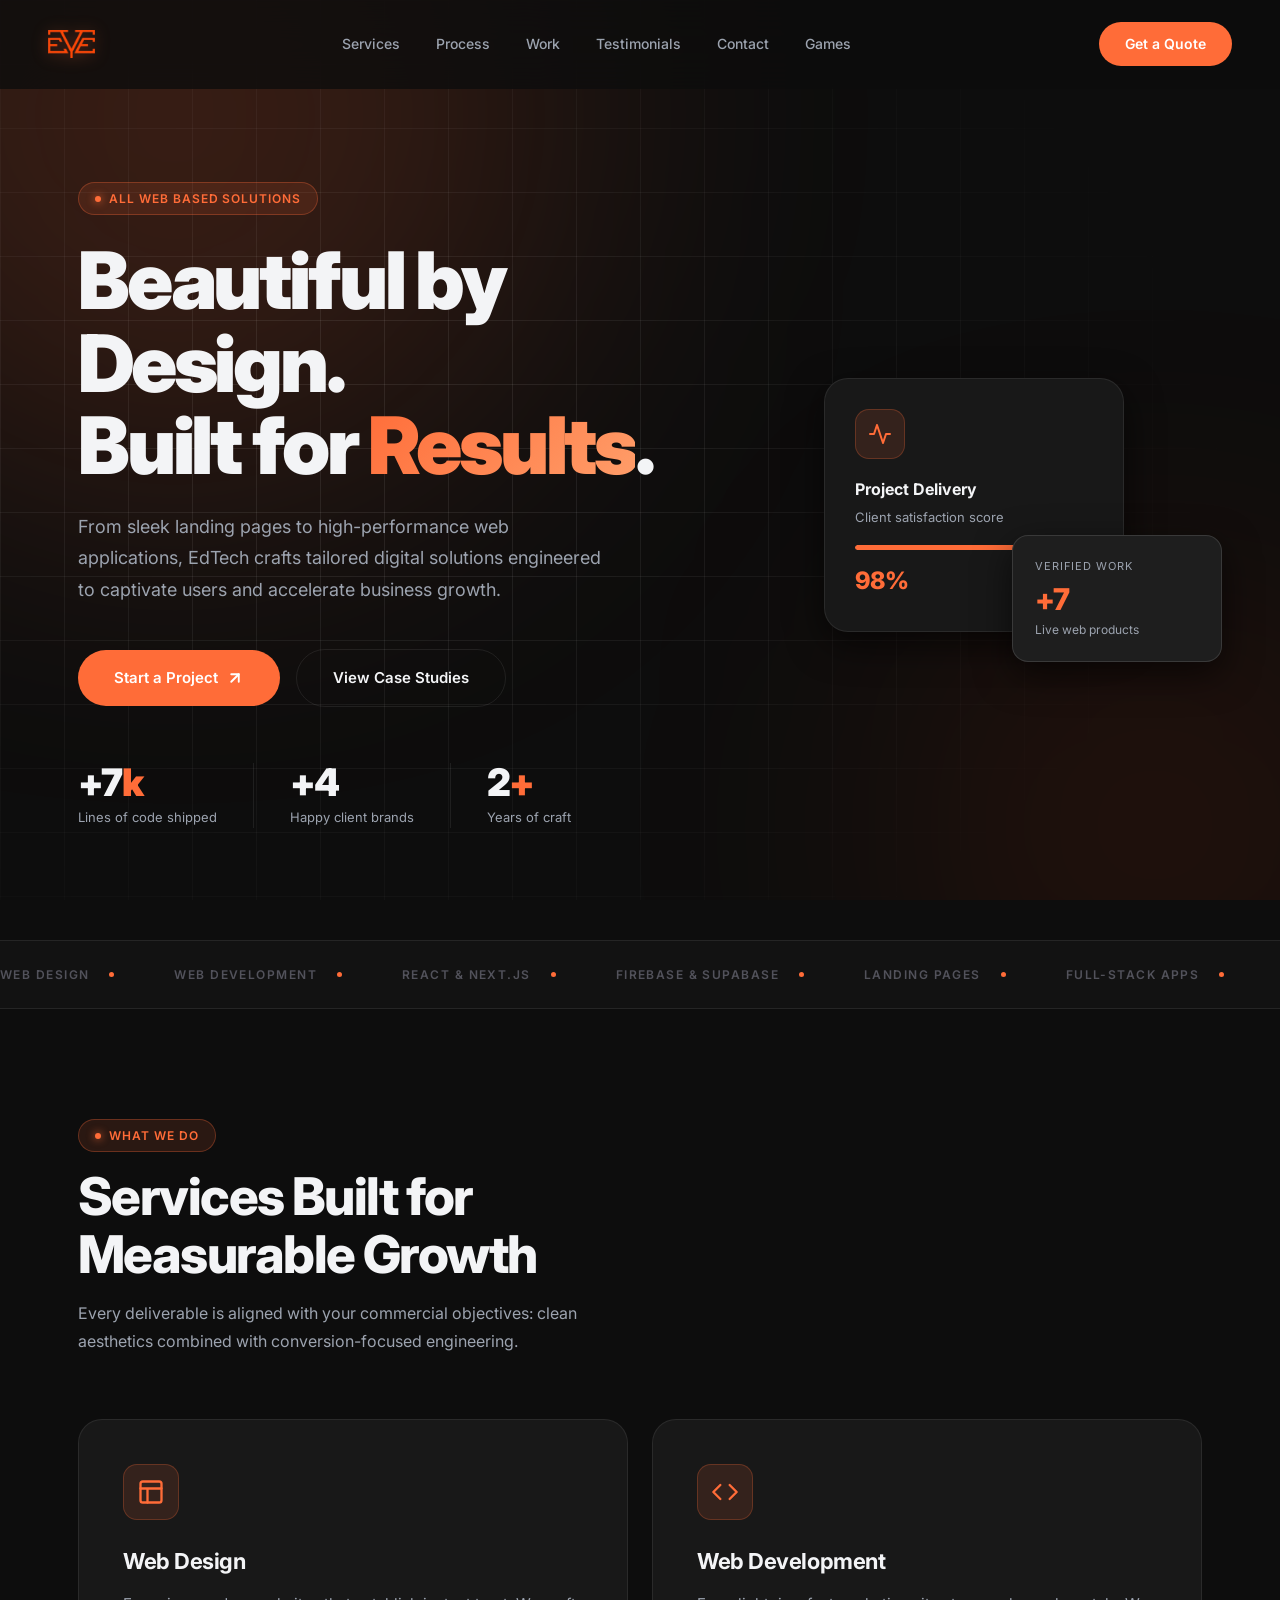
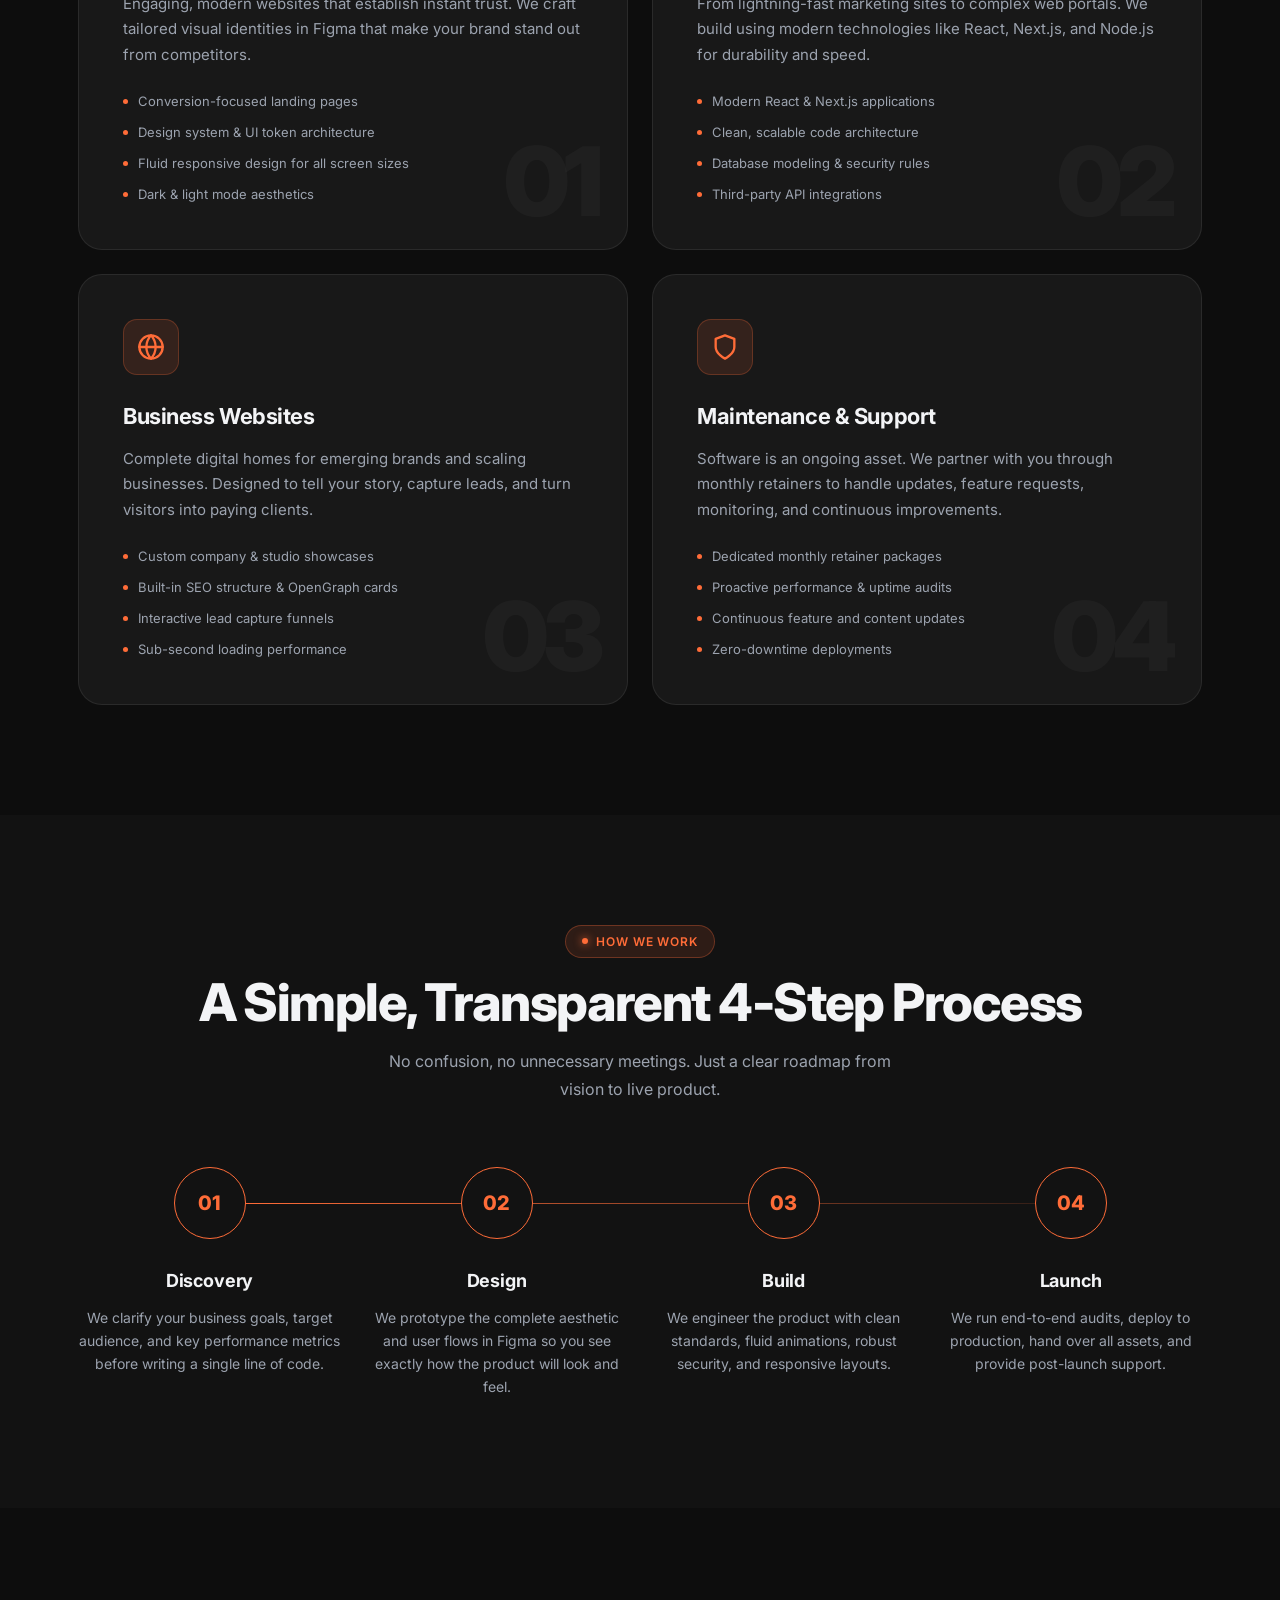
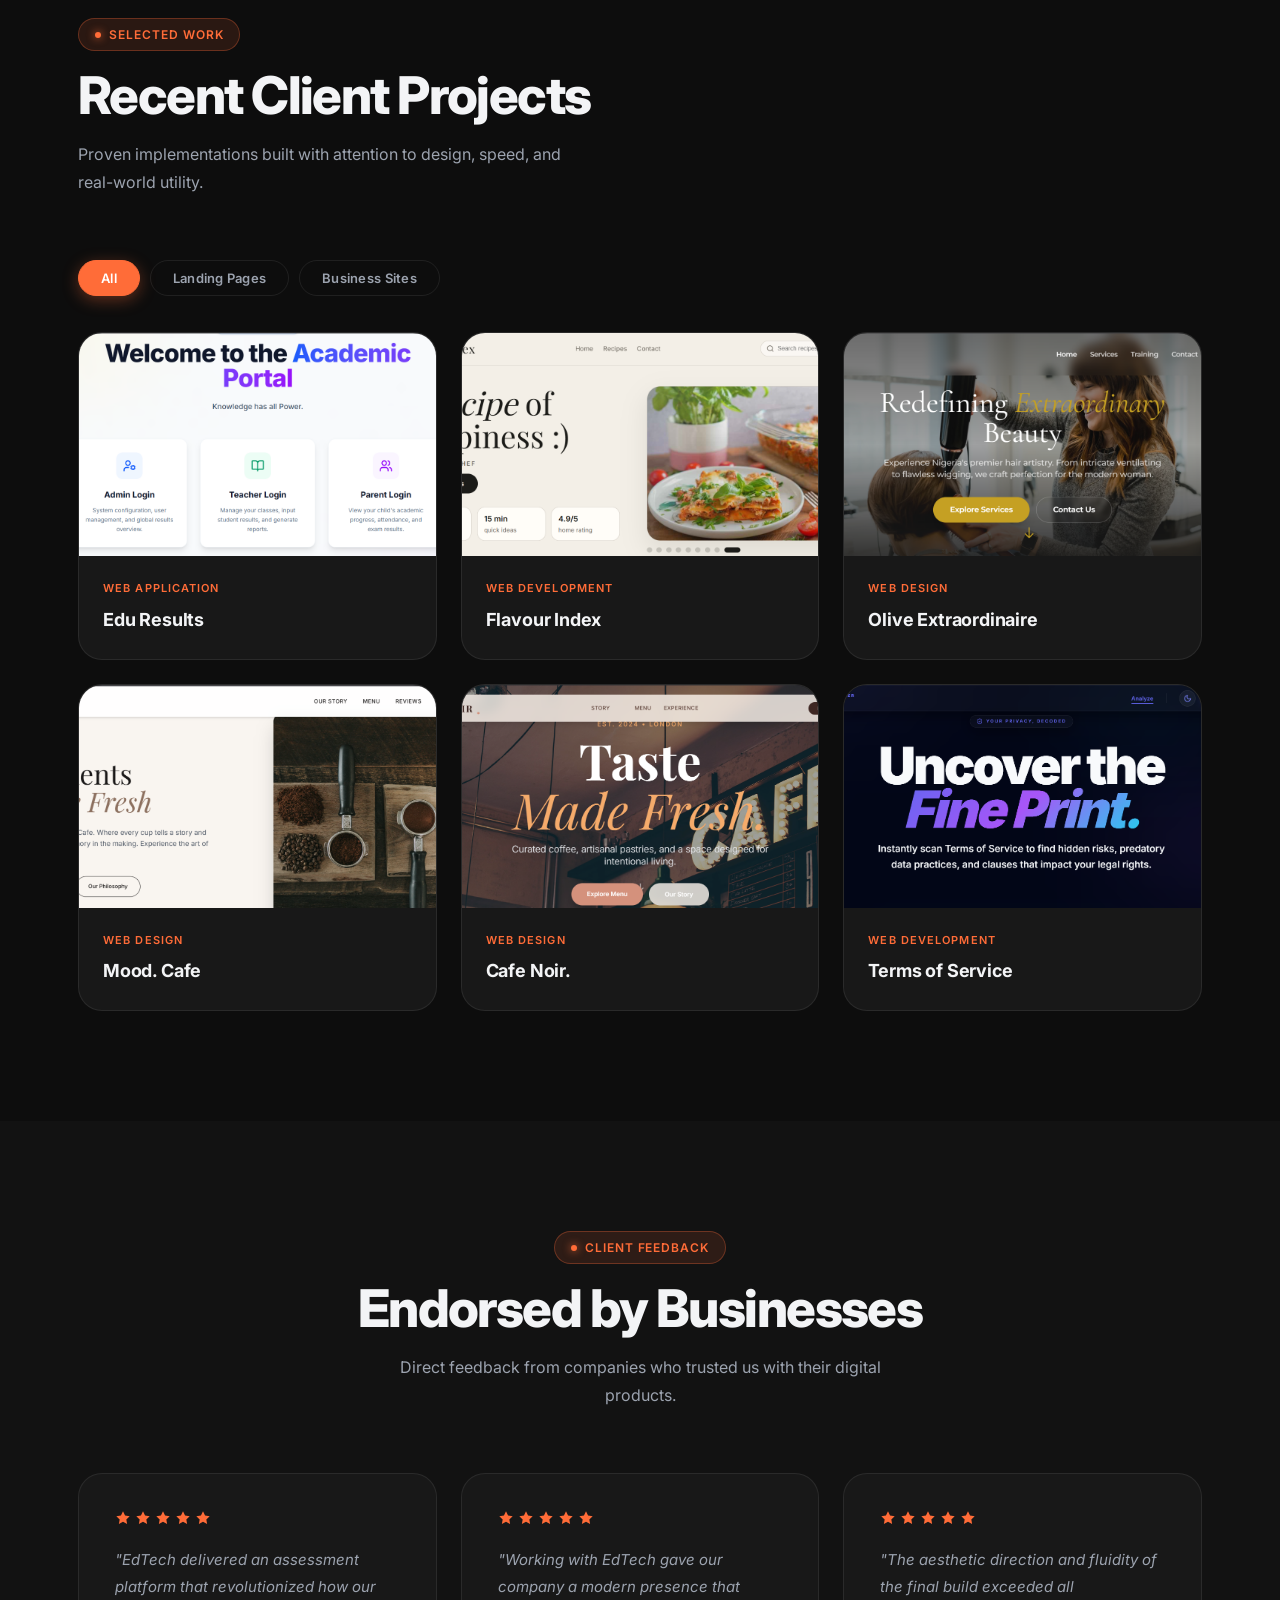
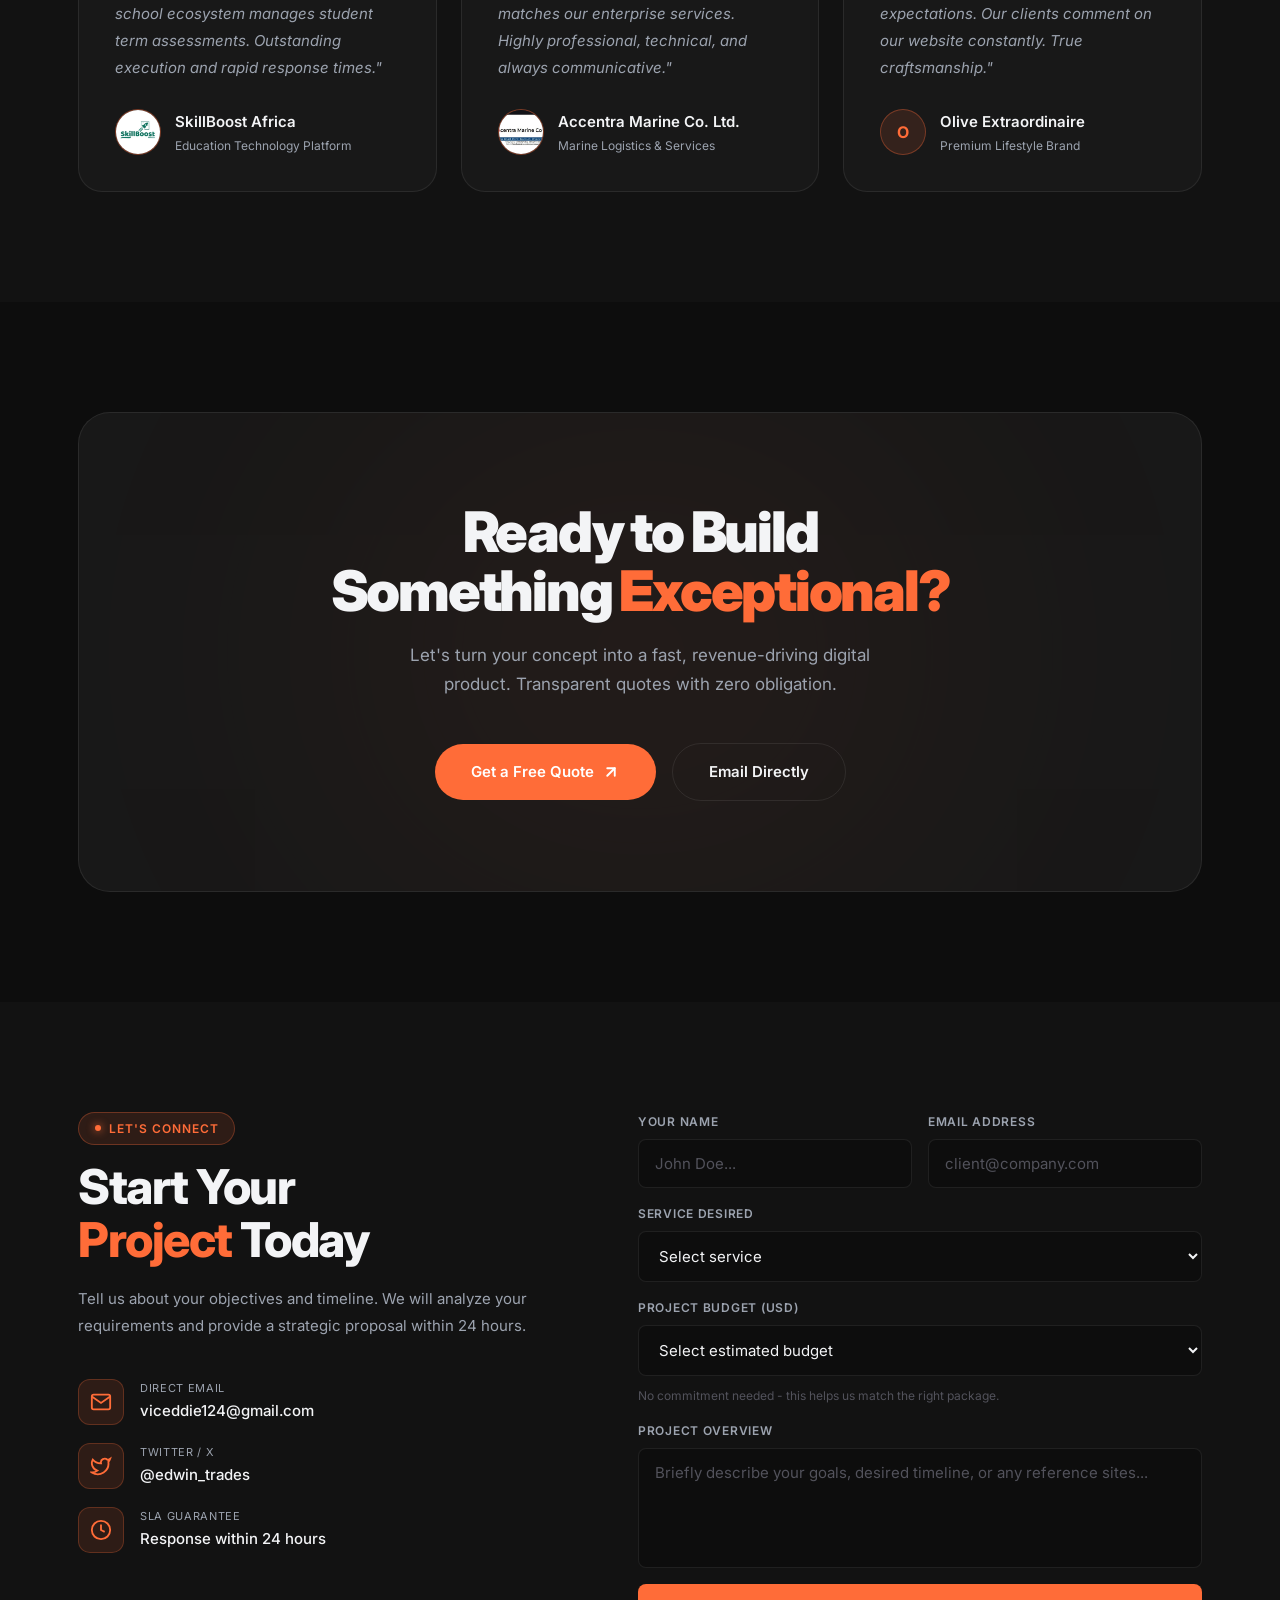
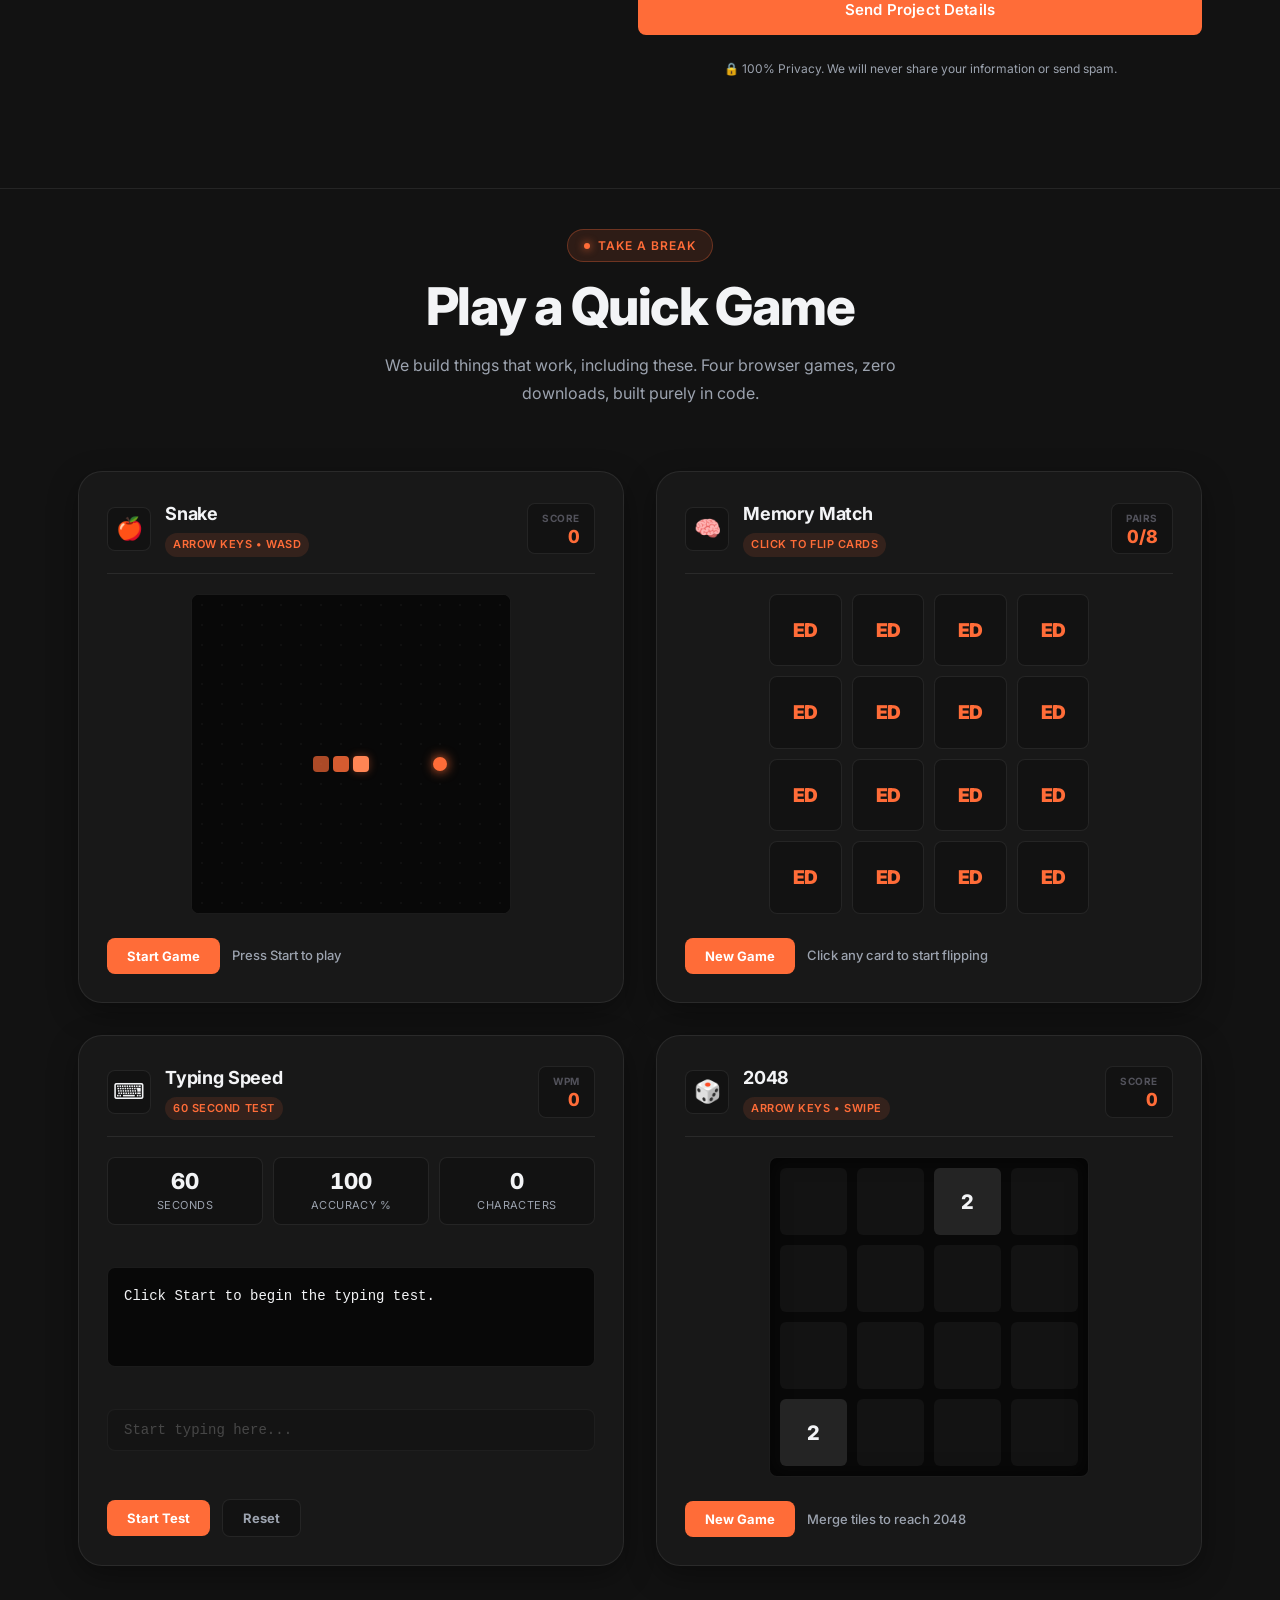
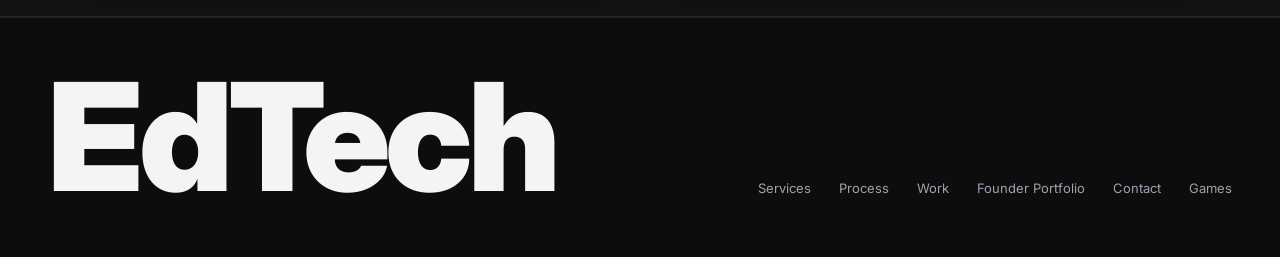
<file: index.html>
<!doctype html>
<html lang="en">

<head>
  <meta charset="UTF-8" />
  <meta name="viewport" content="width=device-width, initial-scale=1.0" />
  <title>EdTech &ndash; Beautiful by Design. Built for Results.</title>
  <meta name="description"
    content="EdTech builds high-performing websites and web applications designed to captivate users and accelerate business growth." />

  <!-- OpenGraph -->
  <meta property="og:type" content="website" />
  <meta property="og:title" content="EdTech &ndash; Beautiful by Design. Built for Results." />
  <meta property="og:description"
    content="From sleek landing pages to high-performance web applications &ndash; EdTech crafts tailored digital solutions engineered to captivate users and accelerate business growth." />
  <meta property="og:url" content="https://edtechstudio.com/" />
  <meta property="og:image" content="https://edtechstudio.com/images/og-card.png" />
  <meta property="og:image:width" content="1200" />
  <meta property="og:image:height" content="630" />

  <!-- Twitter Card -->
  <meta name="twitter:card" content="summary_large_image" />
  <meta name="twitter:title" content="EdTech &ndash; Beautiful by Design. Built for Results." />
  <meta name="twitter:description"
    content="From sleek landing pages to high-performance web applications &ndash; EdTech crafts tailored digital solutions engineered to captivate users and accelerate business growth." />
  <meta name="twitter:image" content="https://edtechstudio.com/images/og-card.png" />

  <link rel="icon" href="./images/logo-mark.png" type="image/png" />
  <link rel="preconnect" href="https://fonts.googleapis.com" />
  <link rel="preconnect" href="https://fonts.gstatic.com" crossorigin />
  <link rel="stylesheet" href="style.css" />
</head>

<body>

  <!-- Skip to content (accessibility) -->
  <a href="#home" class="skip-to-content" id="skipLink">Skip to main content</a>

  <!-- Global Toast Container -->
  <div class="toast-container" id="toastContainer" aria-live="polite"></div>

  <!-- Mobile Menu -->
  <div class="mobile-menu" id="mobileMenu">
    <button class="mobile-close" id="mobileClose" aria-label="Close menu">&times;</button>
    <a href="#services" class="mobile-nav-link" onclick="closeMobile()">Services</a>
    <a href="#process" class="mobile-nav-link" onclick="closeMobile()">Process</a>
    <a href="#work" class="mobile-nav-link" onclick="closeMobile()">Work</a>
    <a href="#testimonials" class="mobile-nav-link" onclick="closeMobile()">Testimonials</a>
    <a href="#contact" class="mobile-nav-link" onclick="closeMobile()">Contact</a>
    <a href="#games" class="mobile-nav-link" onclick="closeMobile()">Games</a>
    <a href="#contact" class="btn-primary" onclick="closeMobile()">Get a Quote</a>
  </div>

  <!-- Navigation -->
  <nav class="nav" id="mainNav" aria-label="Main navigation">
    <a href="#home" class="nav-logo">
      <img src="images/logo-mark.png" alt="EdTech Logo" class="nav-logo-badge" />
    </a>
    <ul class="nav-links">
      <li><a href="#services" class="nav-link">Services</a></li>
      <li><a href="#process" class="nav-link">Process</a></li>
      <li><a href="#work" class="nav-link">Work</a></li>
      <li><a href="#testimonials" class="nav-link">Testimonials</a></li>
      <li><a href="#contact" class="nav-link">Contact</a></li>
      <li><a href="#games" class="nav-link">Games</a></li>
    </ul>
    <a href="#contact" class="nav-cta">Get a Quote</a>
    <button class="nav-hamburger" id="hamburger" aria-label="Open navigation menu">
      <span></span><span></span><span></span>
    </button>
  </nav>

  <!-- Hero Section -->
  <section style="margin-bottom: 20px;" class="hero" id="home" aria-label="Hero section">
    <div class="hero-bg-orb orb-1"></div>
    <div class="hero-bg-orb orb-2"></div>
    <div class="hero-grid-lines"></div>

    <div class="container">
      <div class="hero-inner">
        <div class="hero-content">
          <div class="hero-eyebrow fade-up">
            <span class="eyebrow"> All Web Based Solutions</span>
          </div>
          <h1 class="hero-title fade-up" style="animation-delay:0.1s">
            Beautiful by Design.<br />
            Built for <span class="gradient-text">Results</span>.
          </h1>
          <p class="hero-sub fade-up" style="animation-delay:0.2s">
            From sleek landing pages to high-performance web applications, EdTech crafts tailored digital
            solutions
            engineered to captivate users and accelerate business growth.
          </p>
          <div class="hero-actions fade-up" style="animation-delay:0.3s">
            <a href="#contact" class="btn-primary" id="hero-cta">
              Start a Project
              <svg xmlns="http://www.w3.org/2000/svg" viewBox="0 0 24 24" fill="none" stroke="currentColor"
                stroke-width="2.5" stroke-linecap="round" stroke-linejoin="round" width="18" height="18"
                aria-hidden="true">
                <line x1="7" y1="17" x2="17" y2="7" />
                <polyline points="7 7 17 7 17 17" />
              </svg>
            </a>
            <a href="#work" class="btn-ghost" id="hero-work">View Case Studies</a>
          </div>
          <div class="hero-stats fade-up" style="animation-delay:0.4s">
            <div class="hero-stat">
              <div class="hero-stat-num">+7<em>k</em></div>
              <div class="hero-stat-label">Lines of code shipped</div>
            </div>
            <div class="hero-stat">
              <div class="hero-stat-num">+4<em></em></div>
              <div class="hero-stat-label">Happy client brands</div>
            </div>
            <div class="hero-stat">
              <div class="hero-stat-num">2<em>+</em></div>
              <div class="hero-stat-label">Years of craft</div>
            </div>
          </div>
        </div>

        <div class="hero-visual fade-up" style="animation-delay:0.5s">
          <div class="hero-card">
            <div class="hero-card-icon">
              <svg xmlns="http://www.w3.org/2000/svg" viewBox="0 0 24 24" fill="none" stroke="currentColor"
                stroke-width="2" stroke-linecap="round" stroke-linejoin="round" aria-hidden="true">
                <polyline points="22 12 18 12 15 21 9 3 6 12 2 12" />
              </svg>
            </div>
            <div class="hero-card-title">Project Delivery</div>
            <div class="hero-card-sub">Client satisfaction score</div>
            <div class="hero-card-bar">
              <div class="hero-card-bar-fill" id="heroBar"></div>
            </div>
            <div style="font-size:24px;font-weight:800;color:var(--clr-orange);margin-top:12px;">98%</div>
          </div>
          <div class="hero-card-2">
            <div class="hero-card-2-label">Verified Work</div>
            <div class="hero-card-2-value">+7</div>
            <div class="hero-card-2-sub">Live web products</div>
          </div>
        </div>
      </div>
    </div>
  </section>

  <!-- Marquee -->
  <div style="margin-top: 40px;" class="marquee-wrap">
    <div class="marquee-track">
      <div class="marquee-item"><span>Web Design</span><span class="marquee-dot"></span></div>
      <div class="marquee-item"><span>Web Development</span><span class="marquee-dot"></span></div>
      <div class="marquee-item"><span>React &amp; Next.js</span><span class="marquee-dot"></span></div>
      <div class="marquee-item"><span>Firebase &amp; Supabase</span><span class="marquee-dot"></span></div>
      <div class="marquee-item"><span>Landing Pages</span><span class="marquee-dot"></span></div>
      <div class="marquee-item"><span>Full-Stack Apps</span><span class="marquee-dot"></span></div>
      <div class="marquee-item"><span>UI/UX Architecture</span><span class="marquee-dot"></span></div>
      <div class="marquee-item"><span>Speed Optimization</span><span class="marquee-dot"></span></div>
      <!-- Loop duplicate -->
      <div class="marquee-item"><span>Web Design</span><span class="marquee-dot"></span></div>
      <div class="marquee-item"><span>Web Development</span><span class="marquee-dot"></span></div>
      <div class="marquee-item"><span>React &amp; Next.js</span><span class="marquee-dot"></span></div>
      <div class="marquee-item"><span>Firebase &amp; Supabase</span><span class="marquee-dot"></span></div>
      <div class="marquee-item"><span>Landing Pages</span><span class="marquee-dot"></span></div>
      <div class="marquee-item"><span>Full-Stack Apps</span><span class="marquee-dot"></span></div>
      <div class="marquee-item"><span>UI/UX Architecture</span><span class="marquee-dot"></span></div>
      <div class="marquee-item"><span>Speed Optimization</span><span class="marquee-dot"></span></div>
    </div>
  </div>

  <!-- Services Section -->
  <section class="section" id="services" aria-label="Services">
    <div class="container">
      <div class="section-header fade-up">
        <span class="eyebrow">What We Do</span>
        <h2 class="section-title">Services Built for<br />Measurable Growth</h2>
        <p class="section-sub">Every deliverable is aligned with your commercial objectives: clean aesthetics
          combined with conversion-focused engineering.</p>
      </div>
      <div class="services-grid">
        <div class="service-card fade-up">
          <div class="svc-glow"></div>
          <div class="svc-icon">
            <svg xmlns="http://www.w3.org/2000/svg" viewBox="0 0 24 24" fill="none" stroke="currentColor"
              stroke-width="2" stroke-linecap="round" stroke-linejoin="round" aria-hidden="true">
              <rect x="3" y="3" width="18" height="18" rx="2" />
              <path d="M3 9h18M9 21V9" />
            </svg>
          </div>
          <h3 class="svc-title">Web Design</h3>
          <p class="svc-desc">Engaging, modern websites that establish instant trust. We craft tailored visual
            identities in Figma that make your brand stand out from competitors.</p>
          <ul class="svc-features">
            <li class="svc-feature">Conversion-focused landing pages</li>
            <li class="svc-feature">Design system &amp; UI token architecture</li>
            <li class="svc-feature">Fluid responsive design for all screen sizes</li>
            <li class="svc-feature">Dark &amp; light mode aesthetics</li>
          </ul>
          <div class="svc-num">01</div>
        </div>
        <div class="service-card fade-up" style="transition-delay:0.1s">
          <div class="svc-glow"></div>
          <div class="svc-icon">
            <svg xmlns="http://www.w3.org/2000/svg" viewBox="0 0 24 24" fill="none" stroke="currentColor"
              stroke-width="2" stroke-linecap="round" stroke-linejoin="round" aria-hidden="true">
              <polyline points="16 18 22 12 16 6" />
              <polyline points="8 6 2 12 8 18" />
            </svg>
          </div>
          <h3 class="svc-title">Web Development</h3>
          <p class="svc-desc">From lightning-fast marketing sites to complex web portals. We build using modern
            technologies like React, Next.js, and Node.js for durability and speed.</p>
          <ul class="svc-features">
            <li class="svc-feature">Modern React &amp; Next.js applications</li>
            <li class="svc-feature">Clean, scalable code architecture</li>
            <li class="svc-feature">Database modeling &amp; security rules</li>
            <li class="svc-feature">Third-party API integrations</li>
          </ul>
          <div class="svc-num">02</div>
        </div>
        <div class="service-card fade-up" style="transition-delay:0.15s">
          <div class="svc-glow"></div>
          <div class="svc-icon">
            <svg xmlns="http://www.w3.org/2000/svg" viewBox="0 0 24 24" fill="none" stroke="currentColor"
              stroke-width="2" stroke-linecap="round" stroke-linejoin="round" aria-hidden="true">
              <circle cx="12" cy="12" r="10" />
              <path
                d="M2 12h20M12 2a15.3 15.3 0 0 1 4 10 15.3 15.3 0 0 1-4 10 15.3 15.3 0 0 1-4-10 15.3 15.3 0 0 1 4-10z" />
            </svg>
          </div>
          <h3 class="svc-title">Business Websites</h3>
          <p class="svc-desc">Complete digital homes for emerging brands and scaling businesses. Designed to tell your
            story, capture leads, and turn visitors into paying clients.</p>
          <ul class="svc-features">
            <li class="svc-feature">Custom company &amp; studio showcases</li>
            <li class="svc-feature">Built-in SEO structure &amp; OpenGraph cards</li>
            <li class="svc-feature">Interactive lead capture funnels</li>
            <li class="svc-feature">Sub-second loading performance</li>
          </ul>
          <div class="svc-num">03</div>
        </div>
        <div class="service-card fade-up" style="transition-delay:0.2s">
          <div class="svc-glow"></div>
          <div class="svc-icon">
            <svg xmlns="http://www.w3.org/2000/svg" viewBox="0 0 24 24" fill="none" stroke="currentColor"
              stroke-width="2" stroke-linecap="round" stroke-linejoin="round" aria-hidden="true">
              <path d="M12 22s8-4 8-10V5l-8-3-8 3v7c0 6 8 10 8 10z" />
            </svg>
          </div>
          <h3 class="svc-title">Maintenance &amp; Support</h3>
          <p class="svc-desc">Software is an ongoing asset. We partner with you through monthly retainers to handle
            updates, feature requests, monitoring, and continuous improvements.</p>
          <ul class="svc-features">
            <li class="svc-feature">Dedicated monthly retainer packages</li>
            <li class="svc-feature">Proactive performance &amp; uptime audits</li>
            <li class="svc-feature">Continuous feature and content updates</li>
            <li class="svc-feature">Zero-downtime deployments</li>
          </ul>
          <div class="svc-num">04</div>
        </div>
      </div>
    </div>
  </section>

  <!-- Process Section -->
  <section class="section process-section" id="process" aria-label="Process">
    <div class="container">
      <div class="section-header center fade-up">
        <span class="eyebrow">How We Work</span>
        <h2 class="section-title">A Simple, Transparent 4-Step Process</h2>
        <p class="section-sub">No confusion, no unnecessary meetings. Just a clear roadmap from vision to live product.
        </p>
      </div>
      <div class="process-grid">
        <div class="process-connector"></div>
        <div class="process-step fade-up">
          <div class="process-num">01</div>
          <h3 class="process-step-title">Discovery</h3>
          <p class="process-step-desc">We clarify your business goals, target audience, and key performance metrics
            before writing a single line of code.</p>
        </div>
        <div class="process-step fade-up" style="transition-delay:0.1s">
          <div class="process-num">02</div>
          <h3 class="process-step-title">Design</h3>
          <p class="process-step-desc">We prototype the complete aesthetic and user flows in Figma so you see exactly
            how the product will look and feel.</p>
        </div>
        <div class="process-step fade-up" style="transition-delay:0.2s">
          <div class="process-num">03</div>
          <h3 class="process-step-title">Build</h3>
          <p class="process-step-desc">We engineer the product with clean standards, fluid animations, robust security,
            and responsive layouts.</p>
        </div>
        <div class="process-step fade-up" style="transition-delay:0.3s">
          <div class="process-num">04</div>
          <h3 class="process-step-title">Launch</h3>
          <p class="process-step-desc">We run end-to-end audits, deploy to production, hand over all assets, and provide
            post-launch support.</p>
        </div>
      </div>
    </div>
  </section>

  <!-- Selected Work -->
  <section class="section" id="work" aria-label="Selected Projects">
    <div class="container">
      <div class="section-header fade-up">
        <span class="eyebrow">Selected Work</span>
        <h2 class="section-title">Recent Client Projects</h2>
        <p class="section-sub">Proven implementations built with attention to design, speed, and real-world utility.</p>
      </div>
      <div class="work-filter fade-up" style="transition-delay:0.05s">
        <button class="filter-btn active" data-filter="all" id="filter-all">All</button>
        <button class="filter-btn" data-filter="landing-page" id="filter-landing">Landing Pages</button>
        <button class="filter-btn" data-filter="business-site" id="filter-business">Business Sites</button>
      </div>
      <div class="work-grid" id="workGrid"></div>
    </div>
  </section>

  <!-- Testimonials -->
  <section class="section testimonials-section" id="testimonials" aria-label="Testimonials">
    <div class="container">
      <div class="section-header center fade-up">
        <span class="eyebrow">Client Feedback</span>
        <h2 class="section-title">Endorsed by Businesses</h2>
        <p class="section-sub">Direct feedback from companies who trusted us with their digital products.</p>
      </div>
      <div class="testimonials-grid">
        <div class="t-card fade-up">
          <div class="t-stars" aria-hidden="true">
            <svg viewBox="0 0 24 24">
              <path d="M12 2l3.09 6.26L22 9.27l-5 4.87 1.18 6.88L12 17.77l-6.18 3.25L7 14.14 2 9.27l6.91-1.01L12 2z" />
            </svg>
            <svg viewBox="0 0 24 24">
              <path d="M12 2l3.09 6.26L22 9.27l-5 4.87 1.18 6.88L12 17.77l-6.18 3.25L7 14.14 2 9.27l6.91-1.01L12 2z" />
            </svg>
            <svg viewBox="0 0 24 24">
              <path d="M12 2l3.09 6.26L22 9.27l-5 4.87 1.18 6.88L12 17.77l-6.18 3.25L7 14.14 2 9.27l6.91-1.01L12 2z" />
            </svg>
            <svg viewBox="0 0 24 24">
              <path d="M12 2l3.09 6.26L22 9.27l-5 4.87 1.18 6.88L12 17.77l-6.18 3.25L7 14.14 2 9.27l6.91-1.01L12 2z" />
            </svg>
            <svg viewBox="0 0 24 24">
              <path d="M12 2l3.09 6.26L22 9.27l-5 4.87 1.18 6.88L12 17.77l-6.18 3.25L7 14.14 2 9.27l6.91-1.01L12 2z" />
            </svg>
          </div>
          <p class="t-text">"EdTech delivered an assessment platform that revolutionized how our school ecosystem
            manages student term assessments. Outstanding execution and rapid response times."</p>
          <div class="t-author">
            <div class="t-avatar"><img src="./images/skillBoost.jpeg" alt="SkillBoost Africa" decoding="async"
                width="46" height="46" /></div>
            <div>
              <div class="t-name">SkillBoost Africa</div>
              <div class="t-role">Education Technology Platform</div>
            </div>
          </div>
        </div>
        <div class="t-card fade-up" style="transition-delay:0.1s">
          <div class="t-stars" aria-hidden="true">
            <svg viewBox="0 0 24 24">
              <path d="M12 2l3.09 6.26L22 9.27l-5 4.87 1.18 6.88L12 17.77l-6.18 3.25L7 14.14 2 9.27l6.91-1.01L12 2z" />
            </svg>
            <svg viewBox="0 0 24 24">
              <path d="M12 2l3.09 6.26L22 9.27l-5 4.87 1.18 6.88L12 17.77l-6.18 3.25L7 14.14 2 9.27l6.91-1.01L12 2z" />
            </svg>
            <svg viewBox="0 0 24 24">
              <path d="M12 2l3.09 6.26L22 9.27l-5 4.87 1.18 6.88L12 17.77l-6.18 3.25L7 14.14 2 9.27l6.91-1.01L12 2z" />
            </svg>
            <svg viewBox="0 0 24 24">
              <path d="M12 2l3.09 6.26L22 9.27l-5 4.87 1.18 6.88L12 17.77l-6.18 3.25L7 14.14 2 9.27l6.91-1.01L12 2z" />
            </svg>
            <svg viewBox="0 0 24 24">
              <path d="M12 2l3.09 6.26L22 9.27l-5 4.87 1.18 6.88L12 17.77l-6.18 3.25L7 14.14 2 9.27l6.91-1.01L12 2z" />
            </svg>
          </div>
          <p class="t-text">"Working with EdTech gave our company a modern presence that matches our enterprise
            services. Highly professional, technical, and always communicative."</p>
          <div class="t-author">
            <div class="t-avatar"><img src="./images/Accentra.jpeg" alt="Accentra Marine" decoding="async" width="46"
                height="46" /></div>
            <div>
              <div class="t-name">Accentra Marine Co. Ltd.</div>
              <div class="t-role">Marine Logistics &amp; Services</div>
            </div>
          </div>
        </div>
        <div class="t-card fade-up" style="transition-delay:0.2s">
          <div class="t-stars">
            <svg viewBox="0 0 24 24">
              <path d="M12 2l3.09 6.26L22 9.27l-5 4.87 1.18 6.88L12 17.77l-6.18 3.25L7 14.14 2 9.27l6.91-1.01L12 2z" />
            </svg>
            <svg viewBox="0 0 24 24">
              <path d="M12 2l3.09 6.26L22 9.27l-5 4.87 1.18 6.88L12 17.77l-6.18 3.25L7 14.14 2 9.27l6.91-1.01L12 2z" />
            </svg>
            <svg viewBox="0 0 24 24">
              <path d="M12 2l3.09 6.26L22 9.27l-5 4.87 1.18 6.88L12 17.77l-6.18 3.25L7 14.14 2 9.27l6.91-1.01L12 2z" />
            </svg>
            <svg viewBox="0 0 24 24">
              <path d="M12 2l3.09 6.26L22 9.27l-5 4.87 1.18 6.88L12 17.77l-6.18 3.25L7 14.14 2 9.27l6.91-1.01L12 2z" />
            </svg>
            <svg viewBox="0 0 24 24">
              <path d="M12 2l3.09 6.26L22 9.27l-5 4.87 1.18 6.88L12 17.77l-6.18 3.25L7 14.14 2 9.27l6.91-1.01L12 2z" />
            </svg>
          </div>
          <p class="t-text">"The aesthetic direction and fluidity of the final build exceeded all expectations. Our
            clients comment on our website constantly. True craftsmanship."</p>
          <div class="t-author">
            <div class="t-avatar">O</div>
            <div>
              <div class="t-name">Olive Extraordinaire</div>
              <div class="t-role">Premium Lifestyle Brand</div>
            </div>
          </div>
        </div>
      </div>
    </div>
  </section>

  <!-- CTA Section -->
  <section class="cta-section" aria-label="Call to action">
    <div class="container">
      <div class="cta-inner fade-up">
        <div class="cta-glow"></div>
        <h2 class="cta-title">
          Ready to Build<br />
          Something <span style="color:var(--clr-orange)">Exceptional?</span>
        </h2>
        <p class="cta-sub">Let's turn your concept into a fast, revenue-driving digital product. Transparent quotes with
          zero obligation.</p>
        <div class="cta-actions">
          <a href="#contact" class="btn-primary" id="cta-quote">
            Get a Free Quote
            <svg xmlns="http://www.w3.org/2000/svg" viewBox="0 0 24 24" fill="none" stroke="currentColor"
              stroke-width="2.5" stroke-linecap="round" stroke-linejoin="round" width="18" height="18">
              <line x1="7" y1="17" x2="17" y2="7" />
              <polyline points="7 7 17 7 17 17" />
            </svg>
          </a>
          <a href="mailto:viceddie124@gmail.com" class="btn-ghost" id="cta-email">Email Directly</a>
        </div>
      </div>
    </div>
  </section>

  <!-- Contact Section -->
  <section class="contact-section" id="contact" aria-label="Contact">
    <div class="container">
      <div class="contact-layout">
        <div>
          <span class="eyebrow fade-up">Let's Connect</span>
          <h2 class="contact-title fade-up" style="transition-delay:0.1s">
            Start Your<br />
            <span style="color:var(--clr-orange)">Project</span> Today
          </h2>
          <p class="contact-desc fade-up" style="transition-delay:0.15s">
            Tell us about your objectives and timeline. We will analyze your requirements and provide a strategic
            proposal within 24 hours.
          </p>
          <div class="contact-detail fade-up" style="transition-delay:0.2s">
            <div class="contact-detail-icon">
              <svg xmlns="http://www.w3.org/2000/svg" viewBox="0 0 24 24" fill="none" stroke="currentColor"
                stroke-width="2" aria-hidden="true">
                <path d="M4 4h16c1.1 0 2 .9 2 2v12c0 1.1-.9 2-2 2H4c-1.1 0-2-.9-2-2V6c0-1.1.9-2 2-2z" />
                <polyline points="22,6 12,13 2,6" />
              </svg>
            </div>
            <div>
              <div class="contact-detail-label">Direct Email</div>
              <div class="contact-detail-value">viceddie124@gmail.com</div>
            </div>
          </div>
          <div class="contact-detail fade-up" style="transition-delay:0.25s">
            <div class="contact-detail-icon">
              <svg xmlns="http://www.w3.org/2000/svg" viewBox="0 0 24 24" fill="none" stroke="currentColor"
                stroke-width="2" aria-hidden="true">
                <path
                  d="M22 4s-.7 2.1-2 3.4c1.6 10-9.4 17.3-18 11.6 2.2.1 4.4-.6 6-2C3 15.5.5 9.6 3 5c2.2 2.6 5.6 4.1 9 4-.9-4.2 4-6.6 7-3.8 1.1 0 3-1.2 3-1.2z" />
              </svg>
            </div>
            <div>
              <div class="contact-detail-label">Twitter / X</div>
              <div class="contact-detail-value">@edwin_trades</div>
            </div>
          </div>
          <div class="contact-detail fade-up" style="transition-delay:0.3s">
            <div class="contact-detail-icon">
              <svg xmlns="http://www.w3.org/2000/svg" viewBox="0 0 24 24" fill="none" stroke="currentColor"
                stroke-width="2" aria-hidden="true">
                <circle cx="12" cy="12" r="10" />
                <polyline points="12 6 12 12 16 14" />
              </svg>
            </div>
            <div>
              <div class="contact-detail-label">SLA Guarantee</div>
              <div class="contact-detail-value">Response within 24 hours</div>
            </div>
          </div>
        </div>

        <form class="contact-form fade-up" id="contactForm" autocomplete="off" style="transition-delay:0.2s">
          <!-- Honeypot Anti-Bot Field (Hidden from human visitors) -->
          <div style="position:absolute;left:-9999px;top:-9999px;opacity:0;pointer-events:none;" aria-hidden="true">
            <input type="text" name="_gotcha" id="c-honeypot" tabindex="-1" autocomplete="off" />
          </div>

          <div class="form-row">
            <div class="form-group">
              <label for="c-name">Your Name</label>
              <input type="text" id="c-name" name="name" placeholder="John Doe..." minlength="2" maxlength="60" required aria-required="true" />
            </div>
            <div class="form-group">
              <label for="c-email">Email Address</label>
              <input type="email" id="c-email" name="email" placeholder="client@company.com" maxlength="100" required
                aria-required="true" />
            </div>
          </div>
          <div class="form-group">
            <label for="c-service">Service Desired</label>
            <select id="c-service" name="service" required aria-required="true">
              <option value="" disabled selected>Select service</option>
              <option value="web-design">Web Design &amp; UI Prototyping</option>
              <option value="web-dev">Full-Stack Web Development</option>
              <option value="business-site">Business Marketing Website</option>
              <option value="web-app">SaaS / Web Application</option>
              <option value="maintenance">Monthly Retainer &amp; Support</option>
              <option value="other">Other Digital Solution</option>
            </select>
          </div>
          <div class="form-group">
            <label for="c-budget">Project Budget (USD)</label>
            <select id="c-budget" name="budget" required aria-required="true">
              <option value="" disabled selected>Select estimated budget</option>
              <option value="under-500">Under $500</option>
              <option value="500-1k">$500 &ndash; $1,000</option>
              <option value="1k-5k">$1,000 &ndash; $5,000</option>
              <option value="5k-plus">$5,000+</option>
            </select>
            <p class="form-microcopy">No commitment needed - this helps us match the right package.</p>
          </div>
          <div class="form-group">
            <label for="c-message">Project Overview</label>
            <textarea id="c-message" name="message"
              placeholder="Briefly describe your goals, desired timeline, or any reference sites..." minlength="10" maxlength="3000" required
              aria-required="true"></textarea>
          </div>
          <button type="submit" class="btn-submit" id="submitBtn">Send Project Details</button>
          <p class="form-privacy">&#128274; 100% Privacy. We will never share your information or send spam.</p>
        </form>
      </div>
    </div>
  </section>


  <!-- Games Section -->
  <section class="games-section" id="games" aria-label="Mini Games">
    <div style="margin-bottom: 50px;" class="container">
      <div class="section-header center fade-up">
        <span style="margin-top: 40px;" class="eyebrow">Take a Break</span>
        <h2 class="section-title">Play a Quick Game</h2>
        <p class="section-sub">We build things that work, including these. Four browser games, zero downloads,
          built purely in code.</p>
      </div>
      <div class="games-grid">

        <!-- SNAKE -->
        <div class="game-card fade-up" id="snakeCard">
          <div class="game-header">
            <div class="game-title-row">
              <div class="game-icon">&#127822;</div>
              <div>
                <div class="game-name">Snake</div>
                <div class="game-badge">Arrow Keys &bull; WASD</div>
              </div>
            </div>
            <div class="game-score-display">
              <div class="game-score-label">Score</div>
              <div class="game-score-val" id="snakeScore">0</div>
            </div>
          </div>
          <div class="game-body">
            <div class="game-canvas-wrap" style="aspect-ratio:1">
              <canvas id="snakeCanvas" width="320" height="320"></canvas>
            </div>
            <div class="game-controls">
              <button class="game-btn" id="snakeStart" onclick="snakeStartGame()">Start Game</button>
              <span class="game-status" id="snakeStatus">Press Start to play</span>
            </div>
            <div class="mobile-dpad" id="snakeDpad">
              <button class="dpad-btn" type="button" aria-label="Up" onclick="snakeSetDir(0, -1)">▲</button>
              <div class="dpad-row">
                <button class="dpad-btn" type="button" aria-label="Left" onclick="snakeSetDir(-1, 0)">◀</button>
                <button class="dpad-btn" type="button" aria-label="Down" onclick="snakeSetDir(0, 1)">▼</button>
                <button class="dpad-btn" type="button" aria-label="Right" onclick="snakeSetDir(1, 0)">▶</button>
              </div>
            </div>
          </div>
        </div>

        <!-- MEMORY MATCH -->
        <div class="game-card fade-up" id="memCard" style="transition-delay:0.1s">
          <div class="game-header">
            <div class="game-title-row">
              <div class="game-icon">&#129504;</div>
              <div>
                <div class="game-name">Memory Match</div>
                <div class="game-badge">Click to flip cards</div>
              </div>
            </div>
            <div class="game-score-display">
              <div class="game-score-label">Pairs</div>
              <div class="game-score-val" id="memScore">0/8</div>
            </div>
          </div>
          <div class="game-body">
            <div class="memory-grid" id="memoryGrid"></div>
            <div class="game-controls">
              <button class="game-btn" id="memStart" onclick="memStartGame()">New Game</button>
              <span class="game-status" id="memStatus">Find all matching pairs</span>
            </div>
          </div>
        </div>

        <!-- TYPING SPEED TEST -->
        <div class="game-card fade-up" id="typingCard" style="transition-delay:0.15s">
          <div class="game-header">
            <div class="game-title-row">
              <div class="game-icon">&#9000;</div>
              <div>
                <div class="game-name">Typing Speed</div>
                <div class="game-badge">60 second test</div>
              </div>
            </div>
            <div class="game-score-display">
              <div class="game-score-label">WPM</div>
              <div class="game-score-val" id="typingWpm">0</div>
            </div>
          </div>
          <div class="game-body">
            <div class="typing-stats">
              <div class="typing-stat">
                <div class="typing-stat-val" id="typingTime">60</div>
                <div class="typing-stat-label">Seconds</div>
              </div>
              <div class="typing-stat">
                <div class="typing-stat-val" id="typingAcc">100</div>
                <div class="typing-stat-label">Accuracy %</div>
              </div>
              <div class="typing-stat">
                <div class="typing-stat-val" id="typingChars">0</div>
                <div class="typing-stat-label">Characters</div>
              </div>
            </div>
            <div class="typing-prompt" id="typingPrompt">Click Start to begin the typing test.</div>
            <input class="typing-input" id="typingInput" type="text" placeholder="Start typing here..."
              autocomplete="off" autocorrect="off" autocapitalize="off" spellcheck="false" disabled />
            <div class="game-controls">
              <button class="game-btn" id="typingStartBtn" onclick="typingStart()">Start Test</button>
              <button class="game-btn secondary" id="typingResetBtn" onclick="typingReset()">Reset</button>
            </div>
          </div>
        </div>

        <!-- 2048 -->
        <div class="game-card fade-up" id="g2048Card" style="transition-delay:0.2s">
          <div class="game-header">
            <div class="game-title-row">
              <div class="game-icon">&#127922;</div>
              <div>
                <div class="game-name">2048</div>
                <div class="game-badge">Arrow Keys &bull; Swipe</div>
              </div>
            </div>
            <div class="game-score-display">
              <div class="game-score-label">Score</div>
              <div class="game-score-val" id="g2048Score">0</div>
            </div>
          </div>
          <div class="game-body">
            <div class="g2048-grid" id="g2048Grid"></div>
            <div class="game-controls">
              <button class="game-btn" id="g2048Start" onclick="g2048Init()">New Game</button>
              <span class="game-status" id="g2048Status">Merge tiles to reach 2048</span>
            </div>
            <div class="mobile-dpad" id="g2048Dpad">
              <button class="dpad-btn" type="button" aria-label="Up" onclick="g2048Move('up')">▲</button>
              <div class="dpad-row">
                <button class="dpad-btn" type="button" aria-label="Left" onclick="g2048Move('left')">◀</button>
                <button class="dpad-btn" type="button" aria-label="Down" onclick="g2048Move('down')">▼</button>
                <button class="dpad-btn" type="button" aria-label="Right" onclick="g2048Move('right')">▶</button>
              </div>
            </div>
          </div>
        </div>

      </div>
    </div>
  </section>
  <!-- Footer -->
  <footer class="footer">
    <div class="footer-logo">
      EdTech
    </div>
    <ul class="footer-links">
      <li><a href="#services" class="footer-link">Services</a></li>
      <li><a href="#process" class="footer-link">Process</a></li>
      <li><a href="#work" class="footer-link">Work</a></li>
      <li><a href="https://victory-edwin.vercel.app" target="_blank" rel="noopener" class="footer-link">Founder
          Portfolio</a></li>
      <li><a href="#contact" class="footer-link">Contact</a></li>
      <li><a href="#games" class="footer-link">Games</a></li>
    </ul>
  </footer>

  <script src="projects.js"></script>
  <script src="main.js"></script>
</body>

</html>
</file>
<file: style.css>
@import url('https://fonts.googleapis.com/css2?family=Inter:wght@300;400;500;600;700;800;900&display=swap');

:root {
  --clr-bg:          #0d0d0d;
  --clr-surface:     #121212;
  --clr-card:        #181818;
  --clr-border:      rgba(255, 255, 255, 0.08);
  --clr-orange:      #FF6C38;
  --clr-orange-dim:  rgba(255, 108, 56, 0.12);
  --clr-orange-glow: rgba(255, 108, 56, 0.28);
  --clr-text:        #f3f4f6;
  --clr-muted:       #9ca3af;
  --clr-dimmer:      #52525b;
  --radius-sm:       8px;
  --radius-md:       16px;
  --radius-lg:       24px;
  --radius-xl:       32px;
  --font:            'Inter', sans-serif;
  --transition:      0.3s cubic-bezier(0.4, 0, 0.2, 1);
  --shadow-card:     0 12px 36px rgba(0, 0, 0, 0.6);
}

*, *::before, *::after { box-sizing: border-box; margin: 0; padding: 0; }
html { scroll-behavior: smooth; }
body {
  font-family: var(--font);
  background: var(--clr-bg);
  color: var(--clr-text);
  line-height: 1.6;
  -webkit-font-smoothing: antialiased;
  overflow-x: hidden;
}

/* Accessibility Skip Link */
.skip-to-content {
  position: absolute;
  top: -100px;
  left: 20px;
  background: var(--clr-orange);
  color: #fff;
  padding: 12px 20px;
  border-radius: var(--radius-sm);
  font-weight: 700;
  font-size: 14px;
  z-index: 99999;
  transition: top 0.2s ease;
  box-shadow: 0 4px 20px rgba(255, 108, 56, 0.4);
}
.skip-to-content:focus {
  top: 20px;
  outline: 2px solid #fff;
}
img { max-width: 100%; display: block; }
a { text-decoration: none; color: inherit; }
ul { list-style: none; }
button { cursor: pointer; font-family: var(--font); border: none; background: none; }

::-webkit-scrollbar { width: 6px; }
::-webkit-scrollbar-track { background: var(--clr-bg); }
::-webkit-scrollbar-thumb { background: var(--clr-orange); border-radius: 3px; }

.container { max-width: 1180px; margin: 0 auto; padding: 0 28px; }
.section { padding: 110px 0; }
.dim { color: var(--clr-muted); }
.orange { color: var(--clr-orange); }

.eyebrow {
  display: inline-flex;
  align-items: center;
  gap: 8px;
  padding: 6px 16px;
  border-radius: 100px;
  border: 1px solid rgba(255, 108, 56, 0.3);
  font-size: 12px;
  font-weight: 600;
  color: var(--clr-orange);
  background: var(--clr-orange-dim);
  letter-spacing: 0.08em;
  text-transform: uppercase;
}
.eyebrow::before {
  content: '';
  width: 6px; height: 6px;
  border-radius: 50%;
  background: var(--clr-orange);
  display: block;
  box-shadow: 0 0 8px var(--clr-orange);
}

@keyframes gradientShift {
  0%   { background-position: 0% 50%; }
  50%  { background-position: 100% 50%; }
  100% { background-position: 0% 50%; }
}
@keyframes marquee {
  from { transform: translateX(0); }
  to   { transform: translateX(-50%); }
}
@keyframes floatY {
  0%, 100% { transform: translateY(0); }
  50%       { transform: translateY(-12px); }
}

.fade-up {
  opacity: 0;
  transform: translateY(32px);
  transition: opacity 0.7s cubic-bezier(0.16, 1, 0.3, 1), transform 0.7s cubic-bezier(0.16, 1, 0.3, 1);
}
.fade-up.visible { opacity: 1; transform: translateY(0); }

/* ─── NAV ─────────────────────────────────────────────────── */
.nav {
  position: fixed;
  top: 0; left: 0; right: 0;
  z-index: 1000;
  display: flex;
  align-items: center;
  justify-content: space-between;
  padding: 22px 48px;
  background: rgba(13, 13, 13, 0.8);
  backdrop-filter: blur(24px);
  -webkit-backdrop-filter: blur(24px);
  border-bottom: 1px solid transparent;
  transition: all var(--transition);
}
.nav.scrolled {
  padding: 14px 48px;
  background: rgba(13, 13, 13, 0.98);
  border-bottom-color: var(--clr-border);
}
.nav-logo {
  display: flex;
  align-items: center;
  gap: 10px;
  font-size: 20px;
  font-weight: 900;
  letter-spacing: -0.03em;
}
.nav-logo-badge {
  height: 28px;
  width: auto;
  max-width: 48px;
  object-fit: contain;
  display: block;
  filter: drop-shadow(0 2px 8px rgba(255, 108, 56, 0.35));
}
.nav-links { display: flex; align-items: center; gap: 36px; }
.nav-link {
  font-size: 14px;
  font-weight: 500;
  color: var(--clr-muted);
  transition: color var(--transition);
}
.nav-link:hover { color: var(--clr-text); }
.nav-cta {
  padding: 11px 26px;
  background: var(--clr-orange);
  color: #fff;
  font-size: 14px;
  font-weight: 600;
  border-radius: 100px;
  transition: all var(--transition);
  display: inline-block;
}
.nav-cta:hover {
  background: #ff8554;
  transform: translateY(-1px);
  box-shadow: 0 8px 24px rgba(255, 108, 56, 0.4);
}
.nav-hamburger {
  display: none;
  flex-direction: column;
  gap: 5px;
  padding: 6px;
}
.nav-hamburger span {
  display: block;
  width: 24px; height: 2px;
  background: var(--clr-text);
  border-radius: 2px;
  transition: var(--transition);
}

.mobile-menu {
  display: none;
  position: fixed;
  inset: 0;
  background: rgba(13, 13, 13, 0.98);
  backdrop-filter: blur(24px);
  z-index: 1001;
  flex-direction: column;
  align-items: center;
  justify-content: center;
  gap: 36px;
}
.mobile-menu.open { display: flex; }
.mobile-nav-link {
  font-size: 30px;
  font-weight: 800;
  color: var(--clr-text);
  letter-spacing: -0.02em;
  transition: color var(--transition);
}
.mobile-nav-link:hover { color: var(--clr-orange); }
.mobile-close {
  position: absolute;
  top: 24px; right: 36px;
  font-size: 36px;
  color: var(--clr-muted);
  cursor: pointer;
  line-height: 1;
}

/* ─── HERO ────────────────────────────────────────────────── */
.hero {
  min-height: 100vh;
  display: flex;
  align-items: center;
  padding-top: 110px;
  position: relative;
  overflow: hidden;
}
.hero-bg-orb {
  position: absolute;
  border-radius: 50%;
  filter: blur(140px);
  pointer-events: none;
}
.orb-1 {
  width: 750px; height: 750px;
  background: rgba(255, 108, 56, 0.18);
  top: -260px; left: -200px;
}
.orb-2 {
  width: 450px; height: 450px;
  background: rgba(255, 60, 0, 0.12);
  bottom: -150px; right: -100px;
}
.hero-grid-lines {
  position: absolute;
  inset: 0;
  background-image:
    linear-gradient(var(--clr-border) 1px, transparent 1px),
    linear-gradient(90deg, var(--clr-border) 1px, transparent 1px);
  background-size: 64px 64px;
  mask-image: radial-gradient(ellipse 90% 90% at 30% 50%, black 15%, transparent 75%);
  -webkit-mask-image: radial-gradient(ellipse 90% 90% at 30% 50%, black 15%, transparent 75%);
  pointer-events: none;
}
.hero-inner {
  position: relative;
  z-index: 1;
  display: grid;
  grid-template-columns: 1.15fr 0.85fr;
  align-items: center;
  gap: 50px;
  width: 100%;
}
.hero-eyebrow { margin-bottom: 24px; }
.hero-title {
  font-size: clamp(42px, 6.2vw, 82px);
  font-weight: 900;
  letter-spacing: -0.04em;
  line-height: 1.04;
  margin-bottom: 24px;
}
.hero-title .gradient-text {
  background: linear-gradient(135deg, #FF6C38 0%, #ff9f6b 50%, #FF6C38 100%);
  background-size: 200% 200%;
  -webkit-background-clip: text;
  -webkit-text-fill-color: transparent;
  background-clip: text;
  animation: gradientShift 4s ease infinite;
}
.hero-sub {
  font-size: 18px;
  color: var(--clr-muted);
  max-width: 540px;
  line-height: 1.75;
  margin-bottom: 44px;
}
.hero-actions {
  display: flex;
  align-items: center;
  gap: 16px;
  flex-wrap: wrap;
  margin-bottom: 56px;
}
.btn-primary {
  display: inline-flex;
  align-items: center;
  gap: 8px;
  padding: 16px 36px;
  background: var(--clr-orange);
  color: #fff;
  font-size: 15px;
  font-weight: 600;
  border-radius: 100px;
  transition: all var(--transition);
  font-family: var(--font);
}
.btn-primary:hover {
  background: #ff8554;
  transform: translateY(-2px);
  box-shadow: 0 16px 40px rgba(255, 108, 56, 0.4);
}
.btn-ghost {
  display: inline-flex;
  align-items: center;
  gap: 8px;
  padding: 16px 36px;
  background: transparent;
  color: var(--clr-text);
  font-size: 15px;
  font-weight: 600;
  border-radius: 100px;
  border: 1px solid var(--clr-border);
  transition: all var(--transition);
  font-family: var(--font);
}
.btn-ghost:hover {
  border-color: rgba(255, 255, 255, 0.25);
  background: rgba(255, 255, 255, 0.04);
  transform: translateY(-2px);
}
.hero-stats {
  display: flex;
  gap: 0;
}
.hero-stat {
  padding-right: 36px;
  margin-right: 36px;
  border-right: 1px solid var(--clr-border);
}
.hero-stat:last-child {
  border-right: none;
  padding-right: 0;
  margin-right: 0;
}
.hero-stat-num {
  font-size: 38px;
  font-weight: 900;
  letter-spacing: -0.04em;
  line-height: 1;
}
.hero-stat-num em { color: var(--clr-orange); font-style: normal; }
.hero-stat-label {
  font-size: 13px;
  color: var(--clr-muted);
  margin-top: 6px;
}

.hero-visual {
  position: relative;
  display: flex;
  justify-content: center;
}
.hero-card {
  width: 300px;
  padding: 30px;
  border-radius: var(--radius-lg);
  background: var(--clr-card);
  border: 1px solid var(--clr-border);
  box-shadow: var(--shadow-card);
  animation: floatY 5s ease-in-out infinite;
}
.hero-card-icon {
  width: 50px; height: 50px;
  border-radius: 14px;
  background: var(--clr-orange-dim);
  border: 1px solid rgba(255, 108, 56, 0.25);
  display: flex; align-items: center; justify-content: center;
  color: var(--clr-orange);
  margin-bottom: 18px;
}
.hero-card-icon svg { width: 24px; height: 24px; }
.hero-card-title { font-size: 16px; font-weight: 700; margin-bottom: 4px; }
.hero-card-sub { font-size: 13px; color: var(--clr-muted); }
.hero-card-bar {
  margin-top: 18px;
  height: 5px;
  border-radius: 3px;
  background: rgba(255, 255, 255, 0.08);
  overflow: hidden;
}
.hero-card-bar-fill {
  height: 100%;
  border-radius: 3px;
  background: var(--clr-orange);
  width: 0;
  transition: width 1.5s cubic-bezier(0.16, 1, 0.3, 1) 0.5s;
}
.hero-card-2 {
  position: absolute;
  bottom: -30px;
  right: -20px;
  width: 210px;
  padding: 22px;
  border-radius: var(--radius-md);
  background: #1e1e1e;
  border: 1px solid rgba(255, 255, 255, 0.12);
  box-shadow: var(--shadow-card);
  animation: floatY 4s ease-in-out infinite reverse;
  animation-delay: 1.2s;
}
.hero-card-2-label { font-size: 11px; color: var(--clr-muted); text-transform: uppercase; letter-spacing: 0.08em; margin-bottom: 8px; }
.hero-card-2-value { font-size: 30px; font-weight: 800; letter-spacing: -0.03em; color: var(--clr-orange); line-height: 1; }
.hero-card-2-sub { font-size: 12px; color: var(--clr-muted); margin-top: 6px; }

/* ─── MARQUEE ─────────────────────────────────────────────── */
.marquee-wrap {
  padding: 24px 0;
  border-top: 1px solid var(--clr-border);
  border-bottom: 1px solid var(--clr-border);
  background: var(--clr-surface);
  overflow: hidden;
}
.marquee-track {
  display: flex;
  gap: 60px;
  animation: marquee 28s linear infinite;
  width: max-content;
}
.marquee-item {
  display: flex;
  align-items: center;
  gap: 20px;
  font-size: 12px;
  font-weight: 600;
  letter-spacing: 0.12em;
  text-transform: uppercase;
  color: var(--clr-dimmer);
  white-space: nowrap;
}
.marquee-dot {
  width: 5px; height: 5px;
  border-radius: 50%;
  background: var(--clr-orange);
}

/* ─── SERVICES ────────────────────────────────────────────── */
.section-header { margin-bottom: 64px; }
.section-header.center { text-align: center; }
.section-header.center .section-sub { margin: 0 auto; }
.section-title {
  font-size: clamp(32px, 4.5vw, 52px);
  font-weight: 800;
  letter-spacing: -0.03em;
  line-height: 1.1;
  margin-top: 16px;
  margin-bottom: 16px;
}
.section-sub {
  font-size: 16px;
  color: var(--clr-muted);
  max-width: 520px;
  line-height: 1.75;
}

.services-grid {
  display: grid;
  grid-template-columns: repeat(2, 1fr);
  gap: 24px;
}
.service-card {
  position: relative;
  padding: 44px;
  border-radius: var(--radius-lg);
  border: 1px solid var(--clr-border);
  background: var(--clr-card);
  overflow: hidden;
  transition: all var(--transition);
}
.service-card::before {
  content: '';
  position: absolute;
  top: 0; left: 0; right: 0;
  height: 2px;
  background: linear-gradient(90deg, transparent, var(--clr-orange), transparent);
  opacity: 0;
  transition: opacity var(--transition);
}
.service-card:hover {
  border-color: rgba(255, 108, 56, 0.35);
  transform: translateY(-6px) scale(1.01);
  box-shadow: var(--shadow-card), 0 0 0 1px rgba(255, 108, 56, 0.12);
}
.service-card:hover::before { opacity: 1; }
.svc-glow {
  position: absolute;
  width: 260px; height: 260px;
  top: -80px; right: -80px;
  border-radius: 50%;
  background: var(--clr-orange);
  filter: blur(100px);
  opacity: 0;
  transition: opacity var(--transition);
  pointer-events: none;
}
.service-card:hover .svc-glow { opacity: 0.08; }
.svc-icon {
  width: 56px; height: 56px;
  border-radius: 14px;
  background: var(--clr-orange-dim);
  border: 1px solid rgba(255, 108, 56, 0.25);
  display: flex; align-items: center; justify-content: center;
  color: var(--clr-orange);
  margin-bottom: 24px;
}
.svc-icon svg { width: 28px; height: 28px; }
.svc-title {
  font-size: 22px;
  font-weight: 700;
  letter-spacing: -0.02em;
  margin-bottom: 12px;
}
.svc-desc {
  font-size: 15px;
  color: var(--clr-muted);
  line-height: 1.7;
  margin-bottom: 24px;
}
.svc-features { display: flex; flex-direction: column; gap: 10px; }
.svc-feature {
  display: flex;
  align-items: center;
  gap: 10px;
  font-size: 13px;
  color: var(--clr-muted);
}
.svc-feature::before {
  content: '';
  width: 5px; height: 5px;
  border-radius: 50%;
  background: var(--clr-orange);
  flex-shrink: 0;
}
.svc-num {
  position: absolute;
  bottom: 20px; right: 28px;
  font-size: 96px;
  font-weight: 900;
  color: rgba(255, 255, 255, 0.03);
  letter-spacing: -0.05em;
  line-height: 1;
  pointer-events: none;
  user-select: none;
}

/* ─── PROCESS ─────────────────────────────────────────────── */
.process-section { background: var(--clr-surface); }
.process-grid {
  display: grid;
  grid-template-columns: repeat(4, 1fr);
  gap: 24px;
  position: relative;
}
.process-connector {
  position: absolute;
  top: 36px;
  left: calc(12.5% + 24px);
  right: calc(12.5% + 24px);
  height: 1px;
  background: linear-gradient(90deg, var(--clr-orange) 0%, rgba(255, 108, 56, 0.15) 100%);
}
.process-step {
  display: flex;
  flex-direction: column;
  align-items: center;
  text-align: center;
}
.process-num {
  width: 72px; height: 72px;
  border-radius: 50%;
  border: 1.5px solid var(--clr-orange);
  display: flex; align-items: center; justify-content: center;
  font-size: 20px;
  font-weight: 800;
  color: var(--clr-orange);
  background: var(--clr-surface);
  margin-bottom: 28px;
  position: relative; z-index: 1;
  transition: all var(--transition);
}
.process-step:hover .process-num {
  background: var(--clr-orange-dim);
  box-shadow: 0 0 32px rgba(255, 108, 56, 0.35);
  transform: scale(1.05);
}
.process-step-title {
  font-size: 18px;
  font-weight: 700;
  margin-bottom: 10px;
  letter-spacing: -0.01em;
}
.process-step-desc {
  font-size: 14px;
  color: var(--clr-muted);
  line-height: 1.65;
}

/* ─── WORK ────────────────────────────────────────────────── */
.work-filter {
  display: flex;
  align-items: center;
  gap: 10px;
  flex-wrap: wrap;
  margin-bottom: 36px;
}
.filter-btn {
  padding: 9px 22px;
  border-radius: 100px;
  border: 1px solid var(--clr-border);
  background: transparent;
  color: var(--clr-muted);
  font-family: var(--font);
  font-size: 13px;
  font-weight: 600;
  letter-spacing: 0.02em;
  cursor: pointer;
  transition: all var(--transition);
}
.filter-btn:hover {
  border-color: var(--clr-orange);
  color: var(--clr-orange);
  background: var(--clr-orange-dim);
}
.filter-btn.active {
  background: var(--clr-orange);
  border-color: var(--clr-orange);
  color: #fff;
  box-shadow: 0 4px 16px rgba(255, 108, 56, 0.35);
}

.work-grid {
  display: grid;
  grid-template-columns: repeat(3, 1fr);
  gap: 24px;
}
.work-card {
  border-radius: var(--radius-lg);
  overflow: hidden;
  border: 1px solid var(--clr-border);
  background: var(--clr-card);
  transition: all var(--transition), opacity 0.28s ease, transform 0.28s ease;
  display: block;
}
.work-card:hover {
  border-color: rgba(255, 108, 56, 0.35);
  transform: translateY(-6px) scale(1.01);
  box-shadow: var(--shadow-card);
}
.work-img-wrap {
  aspect-ratio: 16/10;
  overflow: hidden;
  position: relative;
  background: #111;
}
.work-img-wrap img {
  width: 100%; height: 100%;
  object-fit: cover;
  transition: transform 0.5s cubic-bezier(0.16, 1, 0.3, 1);
}
.work-card:hover .work-img-wrap img { transform: scale(1.08); }
.work-overlay {
  position: absolute;
  inset: 0;
  background: rgba(255, 108, 56, 0.15);
  display: flex; align-items: center; justify-content: center;
  opacity: 0;
  transition: opacity var(--transition);
}
.work-card:hover .work-overlay { opacity: 1; }
.work-overlay svg { width: 36px; height: 36px; color: #fff; }
.work-info { padding: 24px; }
.work-tag {
  font-size: 11px;
  font-weight: 600;
  color: var(--clr-orange);
  text-transform: uppercase;
  letter-spacing: 0.1em;
  margin-bottom: 8px;
}
.work-title {
  font-size: 18px;
  font-weight: 700;
  letter-spacing: -0.01em;
}

/* ─── TESTIMONIALS ────────────────────────────────────────── */
.testimonials-section { background: var(--clr-surface); }
.testimonials-grid {
  display: grid;
  grid-template-columns: repeat(3, 1fr);
  gap: 24px;
}
.t-card {
  padding: 36px;
  border-radius: var(--radius-lg);
  border: 1px solid var(--clr-border);
  background: var(--clr-card);
  transition: all var(--transition);
}
.t-card:hover {
  border-color: rgba(255, 108, 56, 0.3);
  transform: translateY(-4px) scale(1.01);
}
.t-stars { display: flex; gap: 4px; margin-bottom: 20px; }
.t-stars svg { width: 16px; height: 16px; fill: var(--clr-orange); color: var(--clr-orange); }
.t-text {
  font-size: 15px;
  color: var(--clr-muted);
  line-height: 1.8;
  margin-bottom: 28px;
  font-style: italic;
}
.t-author { display: flex; align-items: center; gap: 14px; }
.t-avatar {
  width: 46px; height: 46px;
  border-radius: 50%;
  background: var(--clr-orange-dim);
  border: 1.5px solid rgba(255, 108, 56, 0.35);
  display: flex; align-items: center; justify-content: center;
  font-size: 16px; font-weight: 700;
  color: var(--clr-orange);
  flex-shrink: 0;
  overflow: hidden;
}
.t-avatar img { width: 100%; height: 100%; object-fit: cover; }
.t-name { font-size: 15px; font-weight: 600; }
.t-role { font-size: 12px; color: var(--clr-muted); margin-top: 2px; }

/* ─── CTA BANNER ──────────────────────────────────────────── */
.cta-section { padding: 110px 0; }
.cta-inner {
  border-radius: var(--radius-xl);
  padding: 90px 60px;
  background: var(--clr-card);
  border: 1px solid var(--clr-border);
  text-align: center;
  position: relative;
  overflow: hidden;
}
.cta-glow {
  position: absolute;
  width: 600px; height: 400px;
  top: 50%; left: 50%;
  transform: translate(-50%, -50%);
  border-radius: 50%;
  background: var(--clr-orange);
  filter: blur(160px);
  opacity: 0.08;
  pointer-events: none;
}
.cta-title {
  font-size: clamp(34px, 5vw, 56px);
  font-weight: 900;
  letter-spacing: -0.04em;
  line-height: 1.05;
  margin-bottom: 20px;
  position: relative;
}
.cta-sub {
  font-size: 17px;
  color: var(--clr-muted);
  max-width: 480px;
  margin: 0 auto 44px;
  line-height: 1.7;
  position: relative;
}
.cta-actions {
  display: flex;
  align-items: center;
  justify-content: center;
  gap: 16px;
  flex-wrap: wrap;
  position: relative;
}

/* ─── CONTACT ─────────────────────────────────────────────── */
.contact-section { background: var(--clr-surface); padding: 110px 0; }
.contact-layout {
  display: grid;
  grid-template-columns: 1fr 1.1fr;
  gap: 80px;
  align-items: start;
}
.contact-title {
  font-size: clamp(30px, 4vw, 48px);
  font-weight: 800;
  letter-spacing: -0.03em;
  line-height: 1.1;
  margin-top: 16px;
  margin-bottom: 18px;
}
.contact-desc {
  font-size: 15px;
  color: var(--clr-muted);
  line-height: 1.8;
  margin-bottom: 40px;
}
.contact-detail {
  display: flex;
  align-items: center;
  gap: 16px;
  margin-bottom: 18px;
}
.contact-detail-icon {
  width: 46px; height: 46px;
  border-radius: 12px;
  background: var(--clr-orange-dim);
  border: 1px solid rgba(255, 108, 56, 0.25);
  display: flex; align-items: center; justify-content: center;
  color: var(--clr-orange);
  flex-shrink: 0;
}
.contact-detail-icon svg { width: 22px; height: 22px; }
.contact-detail-label { font-size: 11px; color: var(--clr-muted); text-transform: uppercase; letter-spacing: 0.06em; margin-bottom: 2px; }
.contact-detail-value { font-size: 15px; font-weight: 500; }
.contact-form { display: flex; flex-direction: column; gap: 16px; }
.form-row { display: grid; grid-template-columns: 1fr 1fr; gap: 16px; }
.form-group { display: flex; flex-direction: column; gap: 8px; }
.form-group label { font-size: 12px; font-weight: 600; color: var(--clr-muted); letter-spacing: 0.06em; text-transform: uppercase; }
.form-group input, .form-group select, .form-group textarea {
  background: var(--clr-bg);
  border: 1px solid var(--clr-border);
  border-radius: var(--radius-sm);
  padding: 14px 16px;
  font-size: 15px;
  color: var(--clr-text);
  font-family: var(--font);
  outline: none;
  transition: border-color var(--transition), box-shadow var(--transition);
  resize: none;
}
.form-group input::placeholder, .form-group textarea::placeholder { color: var(--clr-dimmer); }
.form-group select { cursor: pointer; }
.form-group select option { background: var(--clr-card); }
.form-group input:focus, .form-group select:focus, .form-group textarea:focus {
  border-color: var(--clr-orange);
  box-shadow: 0 0 0 3px var(--clr-orange-dim);
}
.form-group textarea { min-height: 120px; }
.btn-submit {
  width: 100%;
  padding: 16px;
  background: var(--clr-orange);
  color: #fff;
  font-size: 15px;
  font-weight: 600;
  border-radius: var(--radius-sm);
  border: none;
  cursor: pointer;
  font-family: var(--font);
  transition: all var(--transition);
  letter-spacing: 0.01em;
}
.btn-submit:hover {
  background: #ff8554;
  transform: translateY(-1px);
  box-shadow: 0 8px 28px rgba(255, 108, 56, 0.4);
}
.btn-submit:disabled {
  opacity: 0.7;
  cursor: not-allowed;
  transform: none !important;
  box-shadow: none !important;
}
.form-microcopy {
  font-size: 12px;
  color: var(--clr-dimmer);
  margin-top: 4px;
  line-height: 1.4;
}
.form-privacy {
  font-size: 12px;
  color: var(--clr-muted);
  text-align: center;
  margin-top: 10px;
  display: flex;
  align-items: center;
  justify-content: center;
  gap: 6px;
  line-height: 1.4;
}

/* ─── FOOTER ──────────────────────────────────────────────── */
.footer {
  padding: 48px;
  border-top: 1px solid var(--clr-border);
  display: flex;
  align-items: flex-end;
  justify-content: space-between;
  flex-wrap: wrap;
  gap: 24px;
}
.footer-logo {
  display: flex;
  align-items: center;
  gap: 10px;
  font-size: 150px;
  font-weight: 900;
  letter-spacing: -0.03em;
  line-height: 0.95;
}
.footer-logo-badge {
  height: 72px;
  width: auto;
  max-width: 130px;
  object-fit: contain;
  display: block;
  filter: drop-shadow(0 4px 16px rgba(255, 108, 56, 0.4));
}
.footer-links { 
  display: flex; 
  gap: 28px; 
  align-self: flex-end;
  padding-bottom: 8px;
  flex-wrap: wrap;
}
.footer-link { font-size: 13px; color: var(--clr-muted); transition: color var(--transition); }
.footer-link:hover { color: var(--clr-text); }
.footer-copy { 
  width: 100%;
  text-align: center;
  font-size: 13px; 
  color: var(--clr-dimmer); 
  margin-top: 32px;
}

/* ─── TOAST NOTIFICATION SYSTEM ─────────────────────────── */
.toast-container {
  position: fixed;
  top: 24px;
  right: 24px;
  z-index: 9999;
  display: flex;
  flex-direction: column;
  gap: 12px;
  pointer-events: none;
}
.toast {
  pointer-events: auto;
  display: flex;
  align-items: flex-start;
  gap: 12px;
  min-width: 320px;
  max-width: 440px;
  padding: 16px 20px;
  background: #181818;
  border: 1px solid rgba(255, 255, 255, 0.12);
  border-radius: 12px;
  color: var(--clr-text);
  box-shadow: 0 20px 40px rgba(0, 0, 0, 0.7);
  transform: translateX(120%);
  opacity: 0;
  transition: transform 0.35s cubic-bezier(0.16, 1, 0.3, 1), opacity 0.35s ease;
}
.toast.show {
  transform: translateX(0);
  opacity: 1;
}
.toast-icon {
  width: 22px;
  height: 22px;
  flex-shrink: 0;
  margin-top: 1px;
}
.toast-icon svg { width: 22px; height: 22px; }
.toast-success { border-left: 3px solid #10b981; }
.toast-success .toast-icon { color: #10b981; }
.toast-error { border-left: 3px solid #ef4444; }
.toast-error .toast-icon { color: #ef4444; }
.toast-info { border-left: 3px solid var(--clr-orange); }
.toast-info .toast-icon { color: var(--clr-orange); }
.toast-body { flex: 1; }
.toast-title {
  font-size: 14px;
  font-weight: 700;
  margin-bottom: 2px;
  color: var(--clr-text);
}
.toast-desc {
  font-size: 13px;
  color: var(--clr-muted);
  line-height: 1.4;
}
.toast-close-btn {
  background: none;
  border: none;
  color: var(--clr-dimmer);
  cursor: pointer;
  padding: 2px 4px;
  font-size: 18px;
  line-height: 1;
  transition: color 0.2s ease;
}
.toast-close-btn:hover { color: var(--clr-text); }

/* Micro-interactions */
.btn-primary:active, .btn-ghost:active, .btn-submit:active, .nav-cta:active {
  transform: scale(0.97) !important;
}

/* ─── GAMES SECTION ───────────────────────────────────────── */
.games-section {
  background: var(--clr-surface);
  border-top: 1px solid var(--clr-border);
  border-bottom: 1px solid var(--clr-border);
}

.games-grid {
  display: grid;
  grid-template-columns: repeat(2, 1fr);
  gap: 32px;
  margin-top: 48px;
}

.game-card {
  background: var(--clr-card);
  border: 1px solid var(--clr-border);
  border-radius: var(--radius-lg);
  padding: 28px;
  display: flex;
  flex-direction: column;
  justify-content: space-between;
  transition: all var(--transition);
  box-shadow: 0 10px 30px rgba(0, 0, 0, 0.35);
  position: relative;
  overflow: hidden;
}

.game-card:hover {
  border-color: rgba(255, 108, 56, 0.35);
  box-shadow: 0 16px 44px rgba(0, 0, 0, 0.55);
}

.game-header {
  display: flex;
  align-items: center;
  justify-content: space-between;
  margin-bottom: 20px;
  padding-bottom: 16px;
  border-bottom: 1px solid var(--clr-border);
}

.game-title-row {
  display: flex;
  align-items: center;
  gap: 14px;
}

.game-icon {
  width: 44px;
  height: 44px;
  border-radius: var(--radius-sm);
  background: var(--clr-surface);
  border: 1px solid var(--clr-border);
  display: flex;
  align-items: center;
  justify-content: center;
  font-size: 22px;
  flex-shrink: 0;
}

.game-name {
  font-size: 18px;
  font-weight: 700;
  color: var(--clr-text);
  letter-spacing: -0.01em;
}

.game-badge {
  display: inline-block;
  font-size: 11px;
  font-weight: 600;
  text-transform: uppercase;
  letter-spacing: 0.05em;
  color: var(--clr-orange);
  background: var(--clr-orange-dim);
  padding: 3px 8px;
  border-radius: 999px;
  margin-top: 4px;
}

.game-score-display {
  text-align: right;
  background: rgba(0, 0, 0, 0.25);
  border: 1px solid var(--clr-border);
  padding: 6px 14px;
  border-radius: var(--radius-sm);
}

.game-score-label {
  font-size: 10px;
  text-transform: uppercase;
  letter-spacing: 0.06em;
  color: var(--clr-dimmer);
  font-weight: 700;
}

.game-score-val {
  font-size: 18px;
  font-weight: 800;
  color: var(--clr-orange);
  font-variant-numeric: tabular-nums;
  line-height: 1.2;
}

.game-body {
  display: flex;
  flex-direction: column;
  gap: 18px;
  flex: 1;
  justify-content: space-between;
}

.game-controls {
  display: flex;
  align-items: center;
  gap: 12px;
  flex-wrap: wrap;
  margin-top: 6px;
}

.game-btn {
  background: var(--clr-orange);
  color: #fff;
  font-weight: 700;
  font-size: 13px;
  padding: 10px 20px;
  border-radius: var(--radius-sm);
  transition: all var(--transition);
  display: inline-flex;
  align-items: center;
  justify-content: center;
  gap: 6px;
  border: none;
  cursor: pointer;
}

.game-btn:hover {
  background: #ff8554;
  transform: translateY(-1px);
  box-shadow: 0 6px 20px var(--clr-orange-glow);
}

.game-btn.secondary {
  background: var(--clr-surface);
  color: var(--clr-muted);
  border: 1px solid var(--clr-border);
}

.game-btn.secondary:hover {
  color: var(--clr-text);
  border-color: rgba(255, 255, 255, 0.2);
  box-shadow: none;
}

.game-status {
  font-size: 13px;
  color: var(--clr-muted);
  font-weight: 500;
}

/* ─── SNAKE ───────────────────────────────────────────────── */
.game-canvas-wrap {
  width: 100%;
  max-width: 320px;
  margin: 0 auto;
  border-radius: var(--radius-sm);
  overflow: hidden;
  background: #080808;
  border: 1px solid rgba(255, 255, 255, 0.08);
  box-shadow: inset 0 0 24px rgba(0, 0, 0, 0.85);
  position: relative;
}

#snakeCanvas {
  width: 100%;
  height: 100%;
  display: block;
  image-rendering: pixelated;
}

/* ─── MEMORY MATCH ────────────────────────────────────────── */
.memory-grid {
  display: grid;
  grid-template-columns: repeat(4, 1fr);
  gap: 10px;
  width: 100%;
  max-width: 320px;
  aspect-ratio: 1;
  margin: 0 auto;
  perspective: 1000px;
}

.memory-card {
  position: relative;
  border-radius: var(--radius-sm);
  cursor: pointer;
  user-select: none;
  transform-style: preserve-3d;
  transition: transform 0.45s cubic-bezier(0.4, 0, 0.2, 1);
  background: transparent;
  padding: 0;
}

.memory-card.flipped,
.memory-card.matched {
  transform: rotateY(180deg);
}

.memory-card.matched {
  box-shadow: 0 0 14px rgba(16, 185, 129, 0.4);
}

.memory-card-face {
  position: absolute;
  inset: 0;
  border-radius: var(--radius-sm);
  display: flex;
  align-items: center;
  justify-content: center;
  backface-visibility: hidden;
  -webkit-backface-visibility: hidden;
  font-size: 26px;
  border: 1px solid var(--clr-border);
}

.memory-card-back {
  background: var(--clr-surface);
  color: var(--clr-orange);
  font-weight: 900;
  font-size: 19px;
  letter-spacing: -0.04em;
}

.memory-card-front {
  background: #202020;
  border-color: rgba(255, 108, 56, 0.45);
  transform: rotateY(180deg);
}

/* ─── TYPING SPEED TEST ───────────────────────────────────── */
.typing-stats {
  display: grid;
  grid-template-columns: repeat(3, 1fr);
  gap: 10px;
}

.typing-stat {
  background: var(--clr-surface);
  border: 1px solid var(--clr-border);
  border-radius: var(--radius-sm);
  padding: 10px;
  text-align: center;
}

.typing-stat-val {
  font-size: 22px;
  font-weight: 800;
  color: var(--clr-text);
  font-variant-numeric: tabular-nums;
  line-height: 1.2;
}

.typing-stat-label {
  font-size: 11px;
  color: var(--clr-muted);
  text-transform: uppercase;
  letter-spacing: 0.04em;
  margin-top: 2px;
}

.typing-prompt {
  background: #080808;
  border: 1px solid var(--clr-border);
  border-radius: var(--radius-sm);
  padding: 16px;
  font-family: ui-monospace, SFMono-Regular, Menlo, Monaco, Consolas, monospace;
  font-size: 14px;
  line-height: 1.8;
  min-height: 100px;
  user-select: none;
  word-break: break-word;
  white-space: pre-wrap;
}

.char-correct {
  color: #10b981;
  background: rgba(16, 185, 129, 0.12);
  border-radius: 2px;
}

.char-wrong {
  color: #ef4444;
  background: rgba(239, 68, 68, 0.25);
  border-radius: 2px;
  text-decoration: underline;
}

.char-wrong.char-space {
  background: rgba(239, 68, 68, 0.45);
  border-bottom: 2px solid #ef4444;
  display: inline-block;
  min-width: 8px;
}

.char-current {
  border-left: 2px solid var(--clr-orange);
  animation: promptBlink 0.9s infinite;
}

@keyframes promptBlink {
  0%, 100% { border-color: var(--clr-orange); }
  50% { border-color: transparent; }
}

.typing-input {
  width: 100%;
  background: var(--clr-surface);
  border: 1px solid var(--clr-border);
  border-radius: var(--radius-sm);
  padding: 12px 16px;
  color: var(--clr-text);
  font-family: ui-monospace, SFMono-Regular, Menlo, Monaco, Consolas, monospace;
  font-size: 14px;
  outline: none;
  transition: border-color var(--transition), box-shadow var(--transition);
}

.typing-input:focus {
  border-color: var(--clr-orange);
  box-shadow: 0 0 0 3px var(--clr-orange-glow);
}

.typing-input:disabled {
  opacity: 0.5;
  cursor: not-allowed;
}

/* ─── 2048 ────────────────────────────────────────────────── */
.g2048-grid {
  display: grid;
  grid-template-columns: repeat(4, 1fr);
  gap: 10px;
  width: 100%;
  max-width: 320px;
  aspect-ratio: 1;
  margin: 0 auto;
  background: #090909;
  border: 1px solid var(--clr-border);
  border-radius: var(--radius-sm);
  padding: 10px;
  touch-action: none;
  box-shadow: inset 0 0 20px rgba(0, 0, 0, 0.7);
}

.g2048-cell {
  background: rgba(255, 255, 255, 0.04);
  border-radius: 6px;
  display: flex;
  align-items: center;
  justify-content: center;
  font-weight: 800;
  font-size: 20px;
  user-select: none;
  transition: transform 0.12s ease, background 0.15s ease;
  aspect-ratio: 1;
}

.tile-2    { background: #242424; color: #f3f4f6; }
.tile-4    { background: #2f2f2f; color: #f3f4f6; }
.tile-8    { background: #9a3412; color: #fff; }
.tile-16   { background: #c2410c; color: #fff; }
.tile-32   { background: #ea580c; color: #fff; box-shadow: 0 0 10px rgba(234, 88, 12, 0.35); }
.tile-64   { background: #ff6c38; color: #fff; box-shadow: 0 0 14px rgba(255, 108, 56, 0.45); }
.tile-128  { background: #eab308; color: #111; font-size: 18px; box-shadow: 0 0 16px rgba(234, 179, 8, 0.45); }
.tile-256  { background: #facc15; color: #111; font-size: 18px; box-shadow: 0 0 20px rgba(250, 204, 21, 0.55); }
.tile-512  { background: #06b6d4; color: #111; font-size: 18px; box-shadow: 0 0 22px rgba(6, 182, 212, 0.55); }
.tile-1024 { background: #8b5cf6; color: #fff; font-size: 16px; box-shadow: 0 0 26px rgba(139, 92, 246, 0.65); }
.tile-2048 { background: linear-gradient(135deg, #ff6c38, #f59e0b, #10b981); color: #fff; font-size: 16px; box-shadow: 0 0 32px rgba(255, 108, 56, 0.85); }

.tile-pop {
  animation: tilePop 0.15s ease;
}

@keyframes tilePop {
  0%   { transform: scale(0.85); }
  50%  { transform: scale(1.08); }
  100% { transform: scale(1); }
}

/* ─── MOBILE VIRTUAL D-PAD ────────────────────────────────── */
.mobile-dpad {
  display: none;
}

/* ─── RESPONSIVE ──────────────────────────────────────────── */
@media (max-width: 1024px) {
  .hero-inner { grid-template-columns: 1fr; }
  .hero-visual { display: none; }
  .services-grid { grid-template-columns: 1fr; }
  .process-grid { grid-template-columns: repeat(2, 1fr); gap: 36px; }
  .process-connector { display: none; }
  .work-grid { grid-template-columns: repeat(2, 1fr); }
  .testimonials-grid { grid-template-columns: 1fr; }
  .contact-layout { grid-template-columns: 1fr; gap: 48px; }
  .games-grid { grid-template-columns: 1fr; max-width: 580px; margin-left: auto; margin-right: auto; }
}
@media (max-width: 768px) {
  .nav { padding: 16px 24px; }
  .nav.scrolled { padding: 12px 24px; }
  .nav-links, .nav-cta { display: none; }
  .nav-hamburger { display: flex; }
  .section { padding: 72px 0; }
  .hero { padding-top: 80px; min-height: auto; padding-bottom: 60px; }
  .hero-title { font-size: 38px; }
  .hero-stats { flex-wrap: wrap; gap: 20px; }
  .hero-stat { border-right: none; padding-right: 0; margin-right: 0; }
  .work-grid { grid-template-columns: 1fr; }
  .process-grid { grid-template-columns: 1fr; }
  .form-row { grid-template-columns: 1fr; }
  .cta-inner { padding: 52px 28px; }
  .footer { flex-direction: column; text-align: center; padding: 32px 24px; align-items: center; }
  .footer-logo { font-size: clamp(44px, 12vw, 80px); justify-content: center; }
  .footer-logo-badge { height: 44px; }
  .footer-links { justify-content: center; align-self: center; }
  .game-card { padding: 20px; }

  /* Mobile Virtual D-Pad Controls */
  .mobile-dpad {
    display: flex;
    flex-direction: column;
    align-items: center;
    gap: 6px;
    margin-top: 14px;
    user-select: none;
    touch-action: manipulation;
  }
  .dpad-row {
    display: flex;
    gap: 8px;
  }
  .dpad-btn {
    width: 48px;
    height: 44px;
    background: #222;
    border: 1px solid rgba(255, 255, 255, 0.12);
    border-radius: 8px;
    color: var(--clr-text);
    font-size: 16px;
    display: flex;
    align-items: center;
    justify-content: center;
    cursor: pointer;
    transition: background 0.15s, transform 0.1s;
    -webkit-tap-highlight-color: transparent;
  }
  .dpad-btn:active {
    background: var(--clr-orange);
    color: #fff;
    transform: scale(0.94);
  }
  .memory-grid {
    max-width: 290px;
    gap: 8px;
  }
  .g2048-grid {
    max-width: 290px;
    gap: 8px;
    padding: 8px;
  }
  .g2048-cell {
    font-size: 18px;
  }
}
</file>
